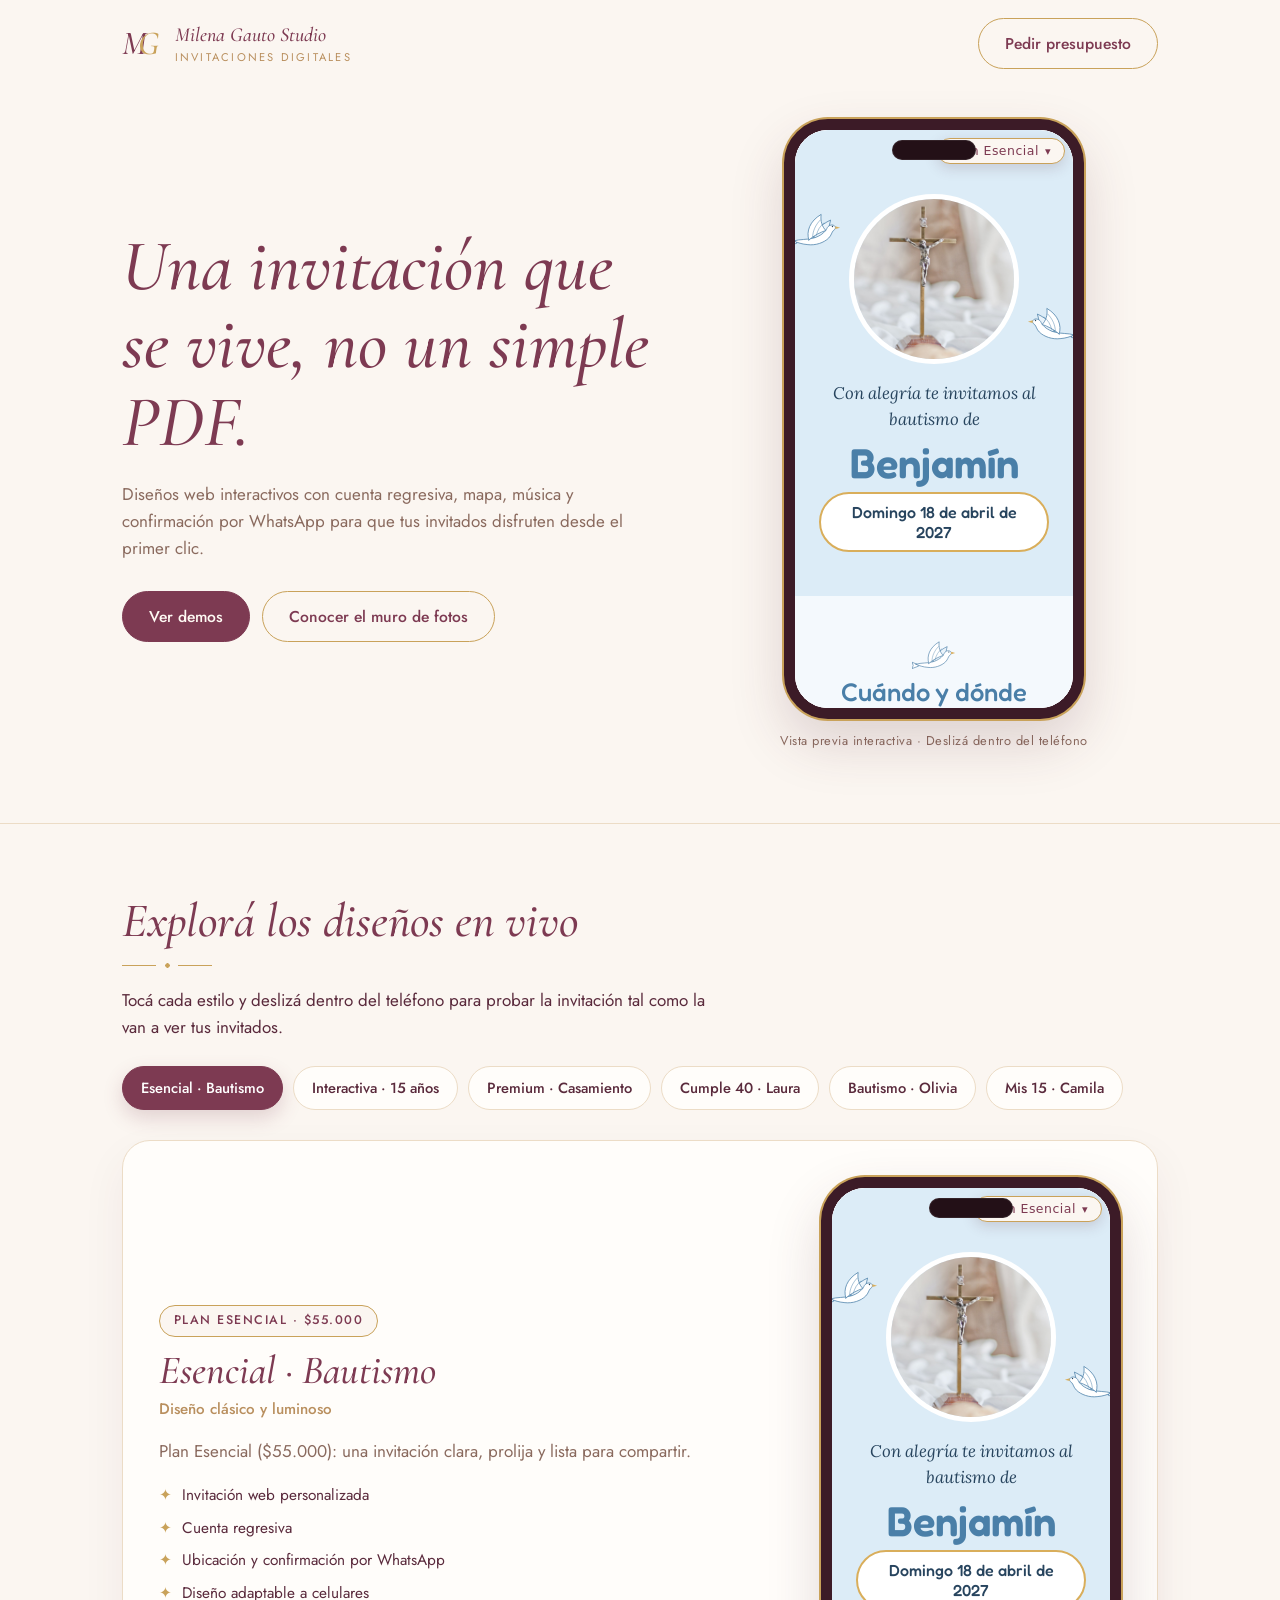
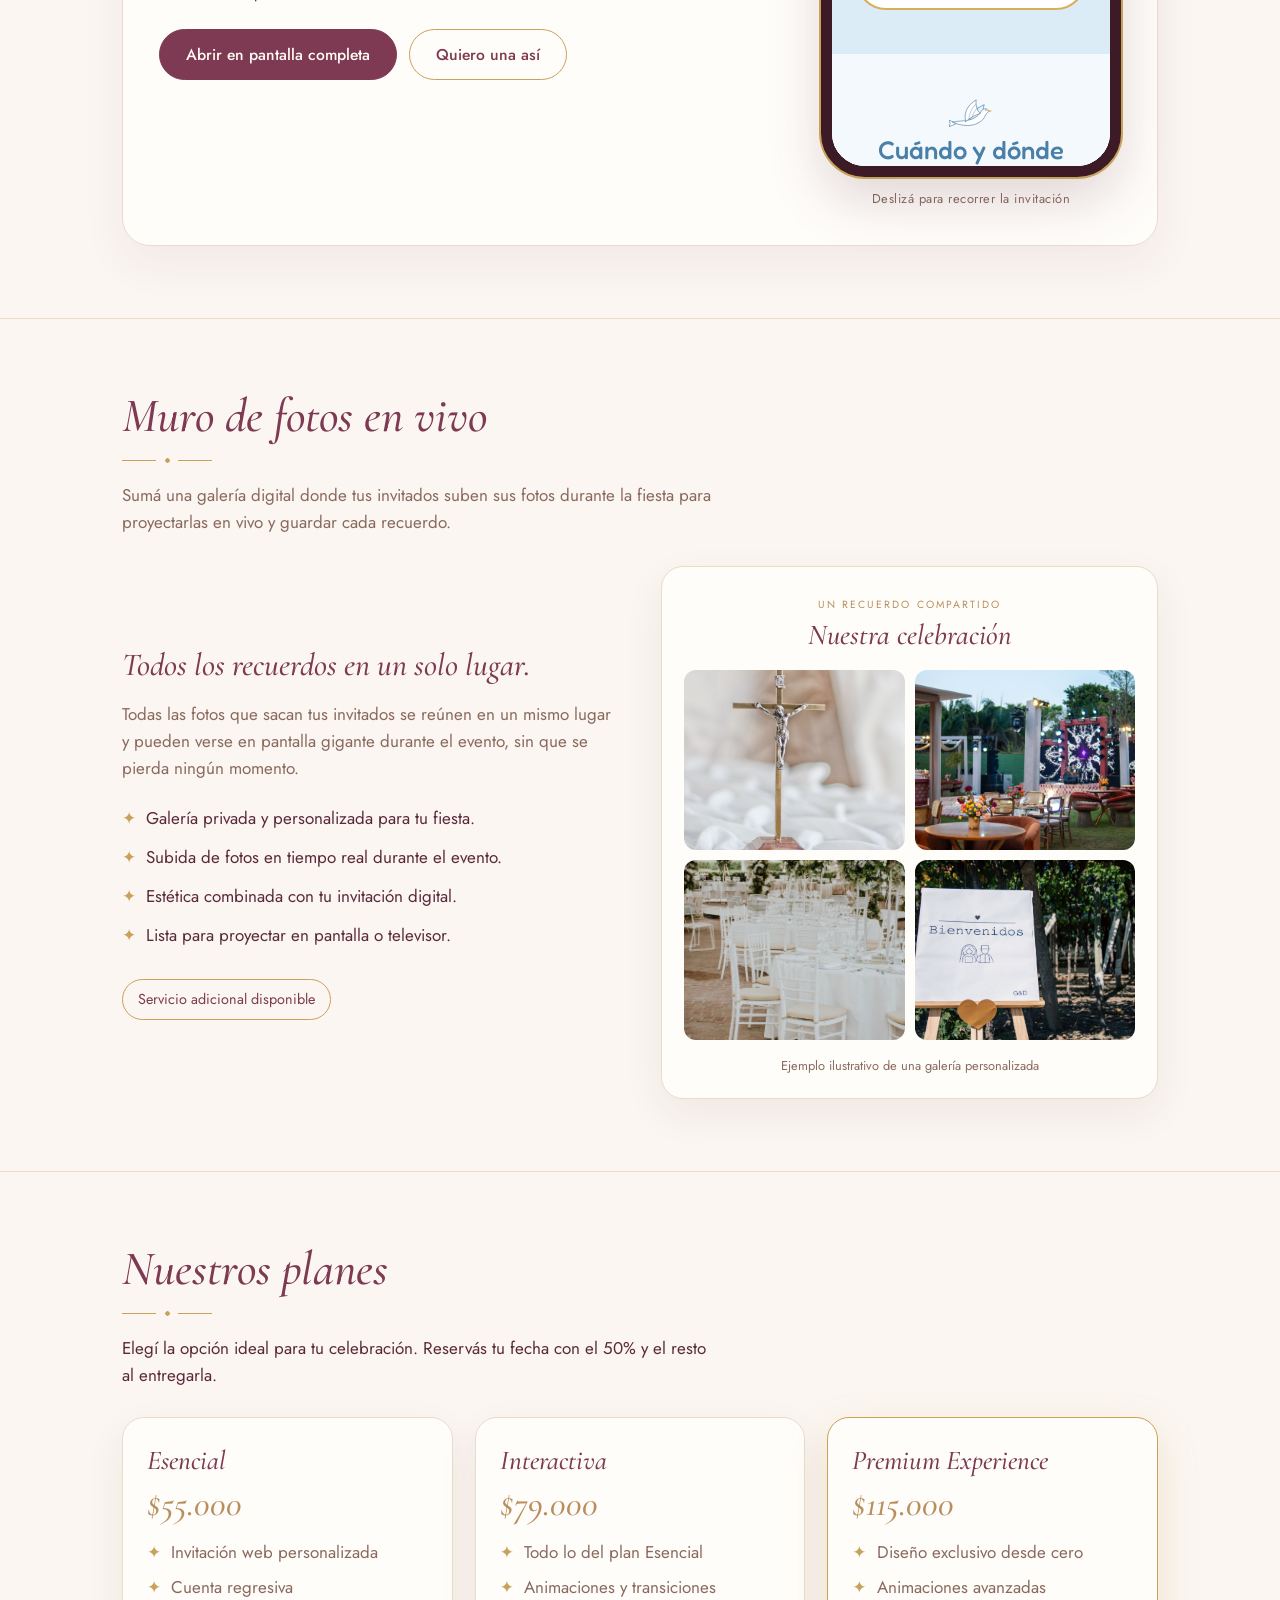
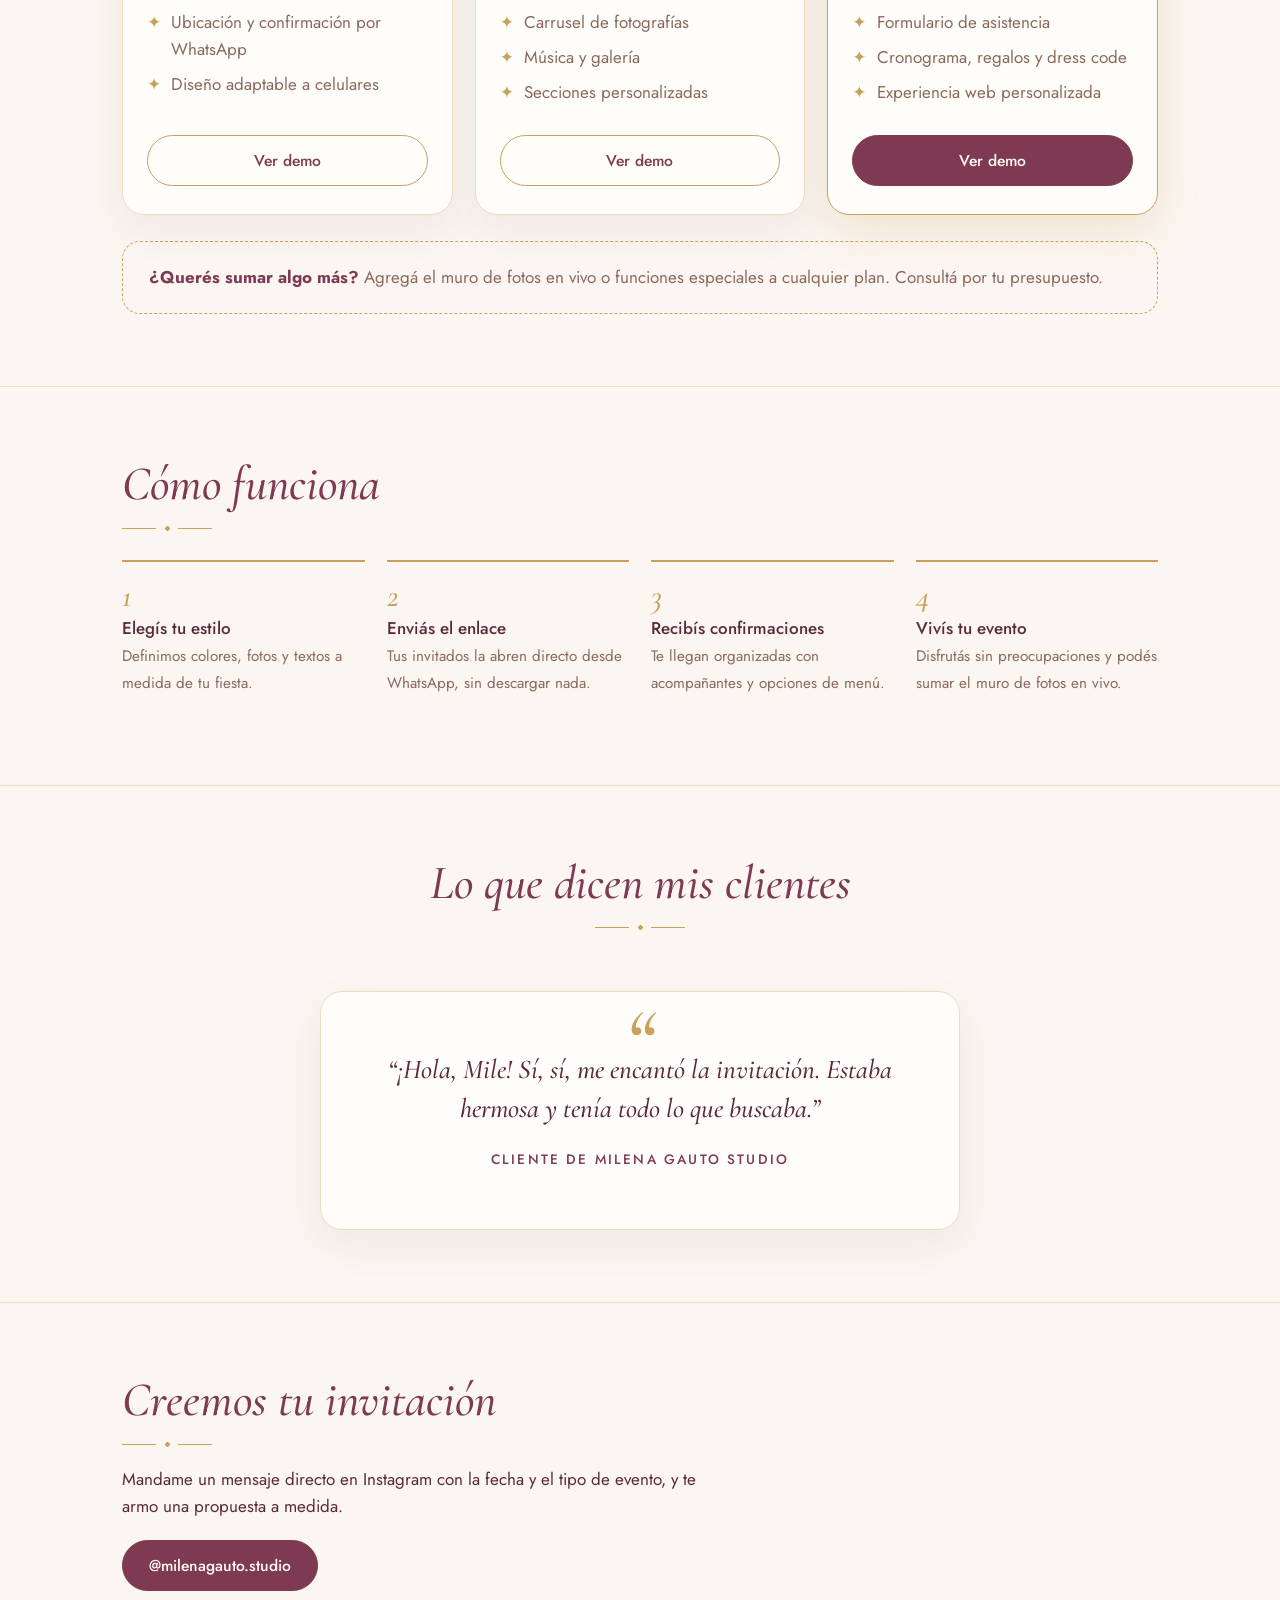
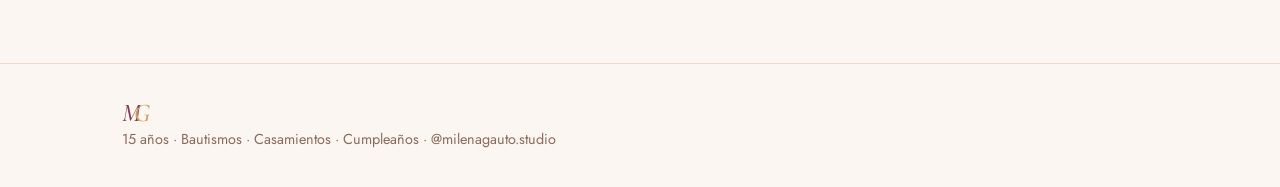
<file: index.html>
<!DOCTYPE html>
<html lang="es">
<head>
<meta charset="utf-8">
<meta property="og:type" content="website">
<meta property="og:title" content="Milena Gauto Studio · Experiencias digitales">
<meta property="og:description" content="Invitaciones web a medida para 15 años, casamientos, bautismos y cumpleaños.">
<meta property="og:image" content="https://milenagautostudio.vercel.app/post_bienvenida_preview.png">
<meta property="og:url" content="https://milenagautostudio.vercel.app">

<meta name="viewport" content="width=device-width, initial-scale=1, viewport-fit=cover">

<title>Milena Gauto Studio · Experiencias digitales</title>
<meta name="description" content="Invitaciones web personalizadas para bautismos, 15 años, casamientos y cumpleaños. Diseños interactivos con cuenta regresiva, mapas, confirmación por WhatsApp y muro de fotos en vivo.">

<link rel="preconnect" href="https://fonts.googleapis.com">
<link rel="preconnect" href="https://fonts.gstatic.com" crossorigin>

<link href="https://fonts.googleapis.com/css2?family=Cormorant+Garamond:ital,wght@0,500;0,600;1,500;1,600&family=Jost:wght@400;500;600&display=swap" rel="stylesheet">

<style>
:root {
  color-scheme: light;
  --bg: #fbf6f1;
  --ink: #5a2a3c;
  --wine: #7d3a52;
  --gold: #c9a25a;
  --gold2: #b98f5e;
  --line: #ecdcc6;
  --card: #fffdfa;
  --muted: #8a6a5e;
}

*, *::before, *::after {
  box-sizing: border-box;
}

html {
  scroll-behavior: smooth;
  overflow-x: clip;
  width: 100%;
}

body {
  margin: 0;
  width: 100%;
  overflow-x: clip;
  background: var(--bg);
  color: var(--ink);
  font: 400 17px/1.6 Jost, system-ui, sans-serif;
  -webkit-font-smoothing: antialiased;
}

img, iframe, svg {
  max-width: 100%;
}

h1, h2, h3 {
  font-family: "Cormorant Garamond", Georgia, serif;
  font-weight: 500;
  line-height: 1.08;
  margin: 0;
}

h1 {
  font-size: clamp(2.5rem, 6.5vw, 4.5rem);
  font-style: italic;
  color: var(--wine);
}

h2 {
  font-size: clamp(2rem, 4.5vw, 3rem);
  font-style: italic;
  color: var(--wine);
  margin-bottom: .5rem;
}

h2::after {
  content: "";
  display: block;
  width: 90px;
  height: 7px;
  margin: 14px 0 18px;
  background:
    linear-gradient(var(--gold),var(--gold)) left center/34px 1px no-repeat,
    linear-gradient(var(--gold),var(--gold)) right center/34px 1px no-repeat,
    radial-gradient(circle,var(--gold) 2px,transparent 2.5px) center/7px 7px no-repeat;
}

p {
  max-width: 60ch;
}

a {
  color: inherit;
}

:focus-visible {
  outline: 2px solid var(--gold);
  outline-offset: 3px;
}

.wrap {
  width: 100%;
  max-width: 1080px;
  margin: 0 auto;
  padding: 0 22px;
}

section {
  padding: 72px 0;
  border-top: 1px solid var(--line);
}

/* MARCA */

.brand {
  display: flex;
  align-items: center;
  gap: 12px;
  text-decoration: none;
  flex-shrink: 0;
}

.brand small {
  font: 400 .7rem Jost, sans-serif;
  letter-spacing: .2em;
  color: var(--gold2);
  text-transform: uppercase;
  display: block;
}

.brand b {
  font: italic 500 1.25rem "Cormorant Garamond", serif;
  color: var(--wine);
}

.mono {
  position: relative;
  display: inline-block;
  font: italic 500 2.1rem/1 "Cormorant Garamond", serif;
  color: var(--wine);
  padding-right: 4px;
}

.mono i {
  color: var(--gold);
  margin-left: -.28em;
}

header.top {
  display: flex;
  justify-content: space-between;
  align-items: center;
  padding: 18px 0;
  gap: 16px;
}

/* BOTONES */

.btn {
  display: inline-flex;
  align-items: center;
  justify-content: center;
  gap: 8px;
  background: var(--wine);
  color: #fffaf4;
  border: 1px solid var(--wine);
  border-radius: 999px;
  padding: 13px 26px;
  font: 500 .98rem Jost, sans-serif;
  text-decoration: none;
  cursor: pointer;
  transition: transform .25s, filter .25s, background .25s;
}

.btn.alt {
  background: transparent;
  color: var(--wine);
  border: 1px solid var(--gold);
}

.btn:hover {
  filter: brightness(1.06);
  transform: translateY(-2px);
}

.row {
  display: flex;
  gap: 12px;
  flex-wrap: wrap;
}

/* PORTADA */

.hero {
  display: grid;
  grid-template-columns: minmax(0, 1.1fr) minmax(0, .9fr);
  gap: 40px;
  align-items: center;
  padding: 32px 0 72px;
}

.hero p {
  margin: 1.2rem 0 1.8rem;
  color: var(--muted);
}

/* MOCKUP DE CELULAR ESTABLE */

.phone-stage {
  display: flex;
  flex-direction: column;
  align-items: center;
  justify-content: center;
  width: 100%;
}

.phone {
  width: 300px;
  max-width: 100%;
  height: 600px;
  margin: 0 auto;
  border: 11px solid #3c1b27;
  border-radius: 44px;
  overflow: hidden;
  background: #fff;
  box-shadow:
    0 0 0 2px var(--gold),
    0 24px 54px rgba(90, 42, 60, .18);
  position: relative;
  isolation: isolate;
}

.phone::before {
  content: "";
  position: absolute;
  top: 10px;
  left: 50%;
  transform: translateX(-50%);
  width: 84px;
  height: 20px;
  border-radius: 999px;
  background: #231017;
  z-index: 6;
  pointer-events: none;
  box-shadow: inset 0 0 0 1px rgba(255,255,255,.08);
}

.phone-viewport {
  position: relative;
  width: 100%;
  height: 100%;
  overflow: hidden;
  border-radius: 32px;
  background: #fff;
}

.phone iframe {
  width: 100%;
  height: 100%;
  border: 0;
  background: #fff;
  display: block;
}

.phone-hint {
  margin-top: 12px;
  font-size: .8rem;
  color: var(--muted);
  text-align: center;
  letter-spacing: .04em;
}

.phone .empty {
  position: absolute;
  inset: 0;
  display: grid;
  place-items: center;
  text-align: center;
  padding: 28px;
  color: #7a6670;
  font-size: .95rem;
}

/* DEMOS */

.tabs {
  display: flex;
  gap: 10px;
  flex-wrap: wrap;
  margin: 24px 0 30px;
}

.tabs button {
  border: 1px solid var(--line);
  background: var(--card);
  color: var(--ink);
  border-radius: 999px;
  padding: 10px 18px;
  font: 500 .92rem Jost, sans-serif;
  cursor: pointer;
  transition: .25s;
}

.tabs button:hover {
  border-color: var(--gold);
}

.tabs button[aria-pressed=true] {
  background: var(--wine);
  border-color: var(--wine);
  color: #fff;
  box-shadow: 0 8px 20px rgba(125, 58, 82, .2);
}

.demo {
  display: grid;
  grid-template-columns: minmax(0, 1fr) auto;
  gap: 44px;
  align-items: center;
  background: var(--card);
  border: 1px solid var(--line);
  border-radius: 28px;
  padding: 36px;
  box-shadow: 0 18px 46px rgba(90, 42, 60, .06);
}

.demo-badge {
  display: inline-block;
  padding: 5px 14px;
  border-radius: 999px;
  border: 1px solid var(--gold);
  background: #fbf6f1;
  color: var(--wine);
  font-size: .78rem;
  font-weight: 500;
  letter-spacing: .12em;
  text-transform: uppercase;
  margin-bottom: 12px;
}

.meta h3 {
  font-size: clamp(1.9rem, 3.5vw, 2.5rem);
  font-style: italic;
  color: var(--wine);
}

.meta-sub {
  color: var(--gold2);
  font-weight: 500;
  margin: 4px 0 14px;
  font-size: .95rem;
}

.meta p {
  color: var(--muted);
}

.meta ul {
  list-style: none;
  padding: 0;
  margin: 18px 0 24px;
  color: var(--ink);
}

.meta li {
  display: flex;
  align-items: flex-start;
  gap: 10px;
  margin-bottom: 8px;
  font-size: .96rem;
}

.meta li::before {
  content: "✦";
  color: var(--gold);
  flex-shrink: 0;
}

/* MURO DE FOTOS */

.wall-intro {
  color: var(--muted);
  margin-bottom: 30px;
}

.wall-content {
  display: grid;
  grid-template-columns: minmax(0, 1fr) minmax(0, 1fr);
  gap: 42px;
  align-items: center;
}

.wall-copy h3 {
  font: italic 500 2rem "Cormorant Garamond", serif;
  color: var(--wine);
  margin-bottom: 14px;
}

.wall-copy p {
  color: var(--muted);
}

.wall-features {
  list-style: none;
  padding: 0;
  margin: 22px 0;
}

.wall-features li {
  margin-bottom: 12px;
  display: flex;
  align-items: flex-start;
  gap: 10px;
}

.wall-features li::before {
  content: "✦";
  color: var(--gold);
}

.wall-note {
  display: inline-block;
  padding: 8px 15px;
  border: 1px solid var(--gold);
  border-radius: 999px;
  color: var(--wine);
  font-size: .9rem;
  margin-top: 8px;
}

/* GALERÍA DE FOTOS ORIGINALES */

.wall-preview {
  background: var(--card);
  border: 1px solid var(--line);
  border-radius: 22px;
  padding: 22px;
  box-shadow: 0 15px 40px rgba(90,42,60,.07);
}

.wall-preview-header {
  text-align: center;
  margin-bottom: 18px;
}

.wall-preview-header small {
  color: var(--gold2);
  letter-spacing: .2em;
  text-transform: uppercase;
  font-size: .65rem;
}

.wall-preview-header h3 {
  color: var(--wine);
  font: italic 500 1.8rem "Cormorant Garamond", serif;
}

.wall-gallery {
  display: grid;
  grid-template-columns: repeat(2, 1fr);
  gap: 10px;
}

.wall-photo {
  height: 180px;
  border-radius: 12px;
  overflow: hidden;
  position: relative;
  background: var(--line);
}

.wall-photo img {
  width: 100%;
  height: 100%;
  object-fit: cover;
  display: block;
  transition: transform .4s ease;
}

.wall-photo:hover img {
  transform: scale(1.06);
}

.wall-preview-footer {
  text-align: center;
  margin-top: 16px;
  color: var(--muted);
  font-size: .8rem;
}

/* CÓMO FUNCIONA */

.steps {
  display: grid;
  grid-template-columns: repeat(4, minmax(0, 1fr));
  gap: 22px;
  counter-reset: s;
  padding: 0;
  list-style: none;
  margin-top: 28px;
}

.steps li {
  counter-increment: s;
  border-top: 2px solid var(--gold);
  padding-top: 14px;
}

.steps li::before {
  content: counter(s);
  font: italic 500 2rem "Cormorant Garamond", serif;
  color: var(--gold);
}

.steps b {
  display: block;
  font-weight: 500;
}

.steps span {
  color: var(--muted);
  font-size: .95rem;
}

/* PLANES */

.plans {
  display: grid;
  grid-template-columns: repeat(3, minmax(0, 1fr));
  gap: 22px;
  margin-top: 28px;
  align-items: stretch;
}

.plan {
  display: flex;
  flex-direction: column;
  background: var(--card);
  border: 1px solid var(--line);
  border-radius: 22px;
  padding: 28px 24px;
  box-shadow: 0 15px 40px rgba(90,42,60,.07);
}

.plan.star {
  border-color: var(--gold);
  box-shadow: 0 15px 40px rgba(201,162,90,.22);
}

.plan h3 {
  font-size: 1.7rem;
  font-style: italic;
  color: var(--wine);
}

.plan .price {
  font: italic 500 2.2rem "Cormorant Garamond", serif;
  color: var(--gold2);
  margin: 6px 0 14px;
}

.plan ul {
  list-style: none;
  padding: 0;
  margin: 0 0 20px;
  color: var(--muted);
  flex: 1;
}

.plan li {
  display: flex;
  gap: 10px;
  margin-bottom: 8px;
}

.plan li::before {
  content: "✦";
  color: var(--gold);
}

.plan .btn {
  text-align: center;
}

.plans-extra {
  margin-top: 26px;
  padding: 22px 26px;
  border: 1px dashed var(--gold);
  border-radius: 18px;
  color: var(--muted);
}

.plans-extra b {
  color: var(--wine);
}

/* TESTIMONIOS */

.testi {
  text-align: center;
}

.testi h2 {
  display: inline-block;
}

.testi h2::after {
  margin-left: auto;
  margin-right: auto;
}

.testi-card {
  position: relative;
  max-width: 640px;
  margin: 34px auto 0;
  padding: 58px 32px 34px;
  background: var(--card);
  border: 1px solid var(--line);
  border-radius: 22px;
  box-shadow: 0 15px 40px rgba(90,42,60,.07);
}

.testi-card::before {
  content: "“";
  position: absolute;
  top: 4px;
  left: 50%;
  transform: translateX(-50%);
  font: italic 500 5.5rem/1 "Cormorant Garamond", serif;
  color: var(--gold);
}

.testi-slide {
  display: none;
  animation: testiIn .6s ease both;
}

.testi-slide.on {
  display: block;
}

.testi-text {
  max-width: none;
  margin: 0;
  font: italic 500 clamp(1.3rem, 4.2vw, 1.7rem)/1.45 "Cormorant Garamond", serif;
  color: var(--ink);
}

.testi-name {
  max-width: none;
  margin: 20px 0 0;
  font: 500 .85rem Jost, sans-serif;
  letter-spacing: .16em;
  text-transform: uppercase;
  color: var(--wine);
}

.testi-event {
  max-width: none;
  margin: 2px 0 0;
  font-size: .85rem;
  color: var(--gold2);
}

.testi-dots {
  display: flex;
  gap: 10px;
  justify-content: center;
  margin-top: 26px;
}

.testi-dots button {
  width: 11px;
  height: 11px;
  padding: 0;
  border-radius: 50%;
  border: 1px solid var(--wine);
  background: transparent;
  cursor: pointer;
}

.testi-dots button.on {
  background: var(--wine);
}

@keyframes testiIn {
  from { opacity: 0; transform: translateY(8px); }
  to { opacity: 1; transform: none; }
}

/* FOOTER */

footer {
  padding: 36px 0;
  color: var(--muted);
  font-size: .9rem;
  border-top: 1px solid var(--line);
}

/* RESPONSIVE */

@media(max-width:860px) {
  .hero,
  .demo,
  .wall-content {
    grid-template-columns: 1fr;
  }

  .plans {
    grid-template-columns: 1fr;
  }

  .steps {
    grid-template-columns: 1fr 1fr;
  }

  .phone-stage {
    order: -1;
  }

  .demo {
    padding: 24px 20px;
    gap: 28px;
  }

  .wall-preview {
    max-width: 500px;
    margin: 0 auto;
    width: 100%;
  }
}

@media(max-width:480px) {
  body {
    font-size: 16px;
  }

  .steps {
    grid-template-columns: 1fr;
  }

  .phone {
    width: 280px;
    height: 560px;
    border-width: 10px;
    border-radius: 40px;
  }

  .phone-viewport {
    border-radius: 30px;
  }

  .phone iframe {
    width: 100%;
    height: 100%;
  }

  header.top {
    gap: 10px;
  }

  header.top .btn {
    padding: 9px 14px;
    font-size: .82rem;
  }

  .wall-gallery {
    gap: 8px;
  }

  .wall-photo {
    height: 140px;
  }

  .testi-card {
    padding: 54px 22px 30px;
  }
}

@media(prefers-reduced-motion:reduce) {
  *, *::before, *::after {
    animation: none !important;
    scroll-behavior: auto !important;
    transition: none !important;
  }
}
</style>
</head>

<body>

<div class="wrap">

  <!-- ENCABEZADO -->

  <header class="top">
    <a class="brand" href="#">
      <span class="mono">M<i>G</i></span>
      <span>
        <b>Milena Gauto Studio</b>
        <small>Invitaciones digitales</small>
      </span>
    </a>

    <a class="btn alt" href="#contacto">Pedir presupuesto</a>
  </header>

  <!-- PORTADA -->

  <div class="hero">

    <div>
      <h1>Una invitación que se vive, no un simple PDF.</h1>

      <p>
        Diseños web interactivos con cuenta regresiva, mapa, música y confirmación por WhatsApp para que tus invitados disfruten desde el primer clic.
      </p>

      <div class="row">
        <a class="btn" href="#demos">Ver demos</a>
        <a class="btn alt" href="#muro">Conocer el muro de fotos</a>
      </div>
    </div>

    <div class="phone-stage">
      <div class="phone" id="heroPhone"></div>
      <span class="phone-hint">Vista previa interactiva · Deslizá dentro del teléfono</span>
    </div>

  </div>

</div>

<!-- DEMOSTRACIONES -->

<section id="demos">

  <div class="wrap">

    <h2>Explorá los diseños en vivo</h2>

    <p>
      Tocá cada estilo y deslizá dentro del teléfono para probar la invitación tal como la van a ver tus invitados.
    </p>

    <div class="tabs" id="tabs" role="group" aria-label="Elegir invitación"></div>

    <div class="demo">

      <div class="meta" id="meta"></div>

      <div class="phone-stage">
        <div class="phone" id="demoPhone"></div>
        <span class="phone-hint">Deslizá para recorrer la invitación</span>
      </div>

    </div>

  </div>

</section>

<!-- MURO DE FOTOS -->

<section id="muro">

  <div class="wrap">

    <h2>Muro de fotos en vivo</h2>

    <p class="wall-intro">
      Sumá una galería digital donde tus invitados suben sus fotos durante la fiesta para proyectarlas en vivo y guardar cada recuerdo.
    </p>

    <div class="wall-content">

      <div class="wall-copy">

        <h3>Todos los recuerdos en un solo lugar.</h3>

        <p>
          Todas las fotos que sacan tus invitados se reúnen en un mismo lugar y pueden verse en pantalla gigante durante el evento, sin que se pierda ningún momento.
        </p>

        <ul class="wall-features">
          <li>Galería privada y personalizada para tu fiesta.</li>
          <li>Subida de fotos en tiempo real durante el evento.</li>
          <li>Estética combinada con tu invitación digital.</li>
          <li>Lista para proyectar en pantalla o televisor.</li>
        </ul>

        <span class="wall-note">
          Servicio adicional disponible
        </span>

      </div>

      <!-- GALERÍA ILUSTRATIVA CON IMÁGENES DE TUS DEMOS ORIGINALES -->

      <div class="wall-preview">

        <div class="wall-preview-header">
          <small>Un recuerdo compartido</small>
          <h3>Nuestra celebración</h3>
        </div>

        <div class="wall-gallery">

          <div class="wall-photo">
            <img
              src="/demo/bautismo/img/pexels-karola-g2-5559.jpg"
              alt="Decoración de bautismo"
              loading="lazy"
            >
          </div>

          <div class="wall-photo">
            <img
              src="/demo/15-anios/img/pexels-flavionascimento-39394234.jpg"
              alt="Celebración de 15 años"
              loading="lazy"
            >
          </div>

          <div class="wall-photo">
            <img
              src="/demo/casamiento/img/pexels-amar-12954015.jpg"
              alt="Celebración de casamiento"
              loading="lazy"
            >
          </div>

          <div class="wall-photo">
            <img
              src="/demo/casamiento/img/pexels-franco-monsalvo-252430633-30740005.jpg"
              alt="Momento especial de una boda"
              loading="lazy"
            >
          </div>

        </div>

        <div class="wall-preview-footer">
          Ejemplo ilustrativo de una galería personalizada
        </div>

      </div>

    </div>

  </div>

</section>

<!-- PLANES -->

<section id="planes">

  <div class="wrap">

    <h2>Nuestros planes</h2>

    <p>
      Elegí la opción ideal para tu celebración. Reservás tu fecha con el 50% y el resto al entregarla.
    </p>

    <div class="plans">

      <div class="plan">
        <h3>Esencial</h3>
        <div class="price">$55.000</div>
        <ul>
          <li>Invitación web personalizada</li>
          <li>Cuenta regresiva</li>
          <li>Ubicación y confirmación por WhatsApp</li>
          <li>Diseño adaptable a celulares</li>
        </ul>
        <a class="btn alt" href="#demos" data-demo="0">Ver demo</a>
      </div>

      <div class="plan">
        <h3>Interactiva</h3>
        <div class="price">$79.000</div>
        <ul>
          <li>Todo lo del plan Esencial</li>
          <li>Animaciones y transiciones</li>
          <li>Carrusel de fotografías</li>
          <li>Música y galería</li>
          <li>Secciones personalizadas</li>
        </ul>
        <a class="btn alt" href="#demos" data-demo="1">Ver demo</a>
      </div>

      <div class="plan star">
        <h3>Premium Experience</h3>
        <div class="price">$115.000</div>
        <ul>
          <li>Diseño exclusivo desde cero</li>
          <li>Animaciones avanzadas</li>
          <li>Formulario de asistencia</li>
          <li>Cronograma, regalos y dress code</li>
          <li>Experiencia web personalizada</li>
        </ul>
        <a class="btn" href="#demos" data-demo="2">Ver demo</a>
      </div>

    </div>

    <div class="plans-extra">
      <b>¿Querés sumar algo más?</b> Agregá el muro de fotos en vivo o funciones especiales a cualquier plan. Consultá por tu presupuesto.
    </div>

  </div>

</section>

<!-- CÓMO FUNCIONA -->

<section id="como">

  <div class="wrap">

    <h2>Cómo funciona</h2>

    <ol class="steps">

      <li>
        <b>Elegís tu estilo</b>
        <span>Definimos colores, fotos y textos a medida de tu fiesta.</span>
      </li>

      <li>
        <b>Enviás el enlace</b>
        <span>Tus invitados la abren directo desde WhatsApp, sin descargar nada.</span>
      </li>

      <li>
        <b>Recibís confirmaciones</b>
        <span>Te llegan organizadas con acompañantes y opciones de menú.</span>
      </li>

      <li>
        <b>Vivís tu evento</b>
        <span>Disfrutás sin preocupaciones y podés sumar el muro de fotos en vivo.</span>
      </li>

    </ol>

  </div>

</section>

<!-- TESTIMONIOS -->

<section class="testi" id="testimonios">

  <div class="wrap">

    <h2>Lo que dicen mis clientes</h2>

    <div class="testi-card" aria-live="polite">
      <div id="testiSlides"></div>
      <div class="testi-dots" id="testiDots"></div>
    </div>

  </div>

</section>

<!-- CONTACTO -->

<section id="contacto">

  <div class="wrap">

    <h2>Creemos tu invitación</h2>

    <p>
      Mandame un mensaje directo en Instagram con la fecha y el tipo de evento, y te armo una propuesta a medida.
    </p>

    <div class="row" style="margin-top:20px">

      <a
        class="btn"
        href="https://instagram.com/milenagauto.studio"
        target="_blank"
        rel="noopener"
      >
        @milenagauto.studio
      </a>

    </div>

  </div>

</section>

<!-- PIE DE PÁGINA -->

<footer>

  <div class="wrap">

    <span class="mono" style="font-size:1.6rem">M<i>G</i></span>

    <br>

    15 años · Bautismos · Casamientos · Cumpleaños · @milenagauto.studio

  </div>

</footer>

<script>

/* ==========================================
   CONFIGURACIÓN DE LAS 6 INVITACIONES
   (Tus 3 originales + las 3 nuevas agregadas)
========================================== */

const DEMOS = [

  {
    badge: "Plan Esencial · $55.000",
    name: "Esencial · Bautismo",
    subtitle: "Diseño clásico y luminoso",
    url: "/demo/bautismo/",
    text: "Plan Esencial ($55.000): una invitación clara, prolija y lista para compartir.",
    items: [
      "Invitación web personalizada",
      "Cuenta regresiva",
      "Ubicación y confirmación por WhatsApp",
      "Diseño adaptable a celulares"
    ]
  },

  {
    badge: "Plan Interactiva · $79.000",
    name: "Interactiva · 15 años",
    subtitle: "Con música, galería y animaciones",
    url: "/demo/15-anios/",
    text: "Plan Interactiva ($79.000): suma movimiento, fotos y música para sorprender.",
    items: [
      "Todo lo del plan Esencial",
      "Animaciones y transiciones",
      "Carrusel de fotografías",
      "Música y galería",
      "Secciones personalizadas"
    ]
  },

  {
    badge: "Plan Premium Experience · $115.000",
    name: "Premium · Casamiento",
    subtitle: "Experiencia web exclusiva desde cero",
    url: "/demo/casamiento/",
    text: "Plan Premium Experience ($115.000): una experiencia web exclusiva, diseñada desde cero.",
    items: [
      "Diseño exclusivo desde cero",
      "Animaciones avanzadas",
      "Formulario de asistencia",
      "Cronograma, regalos y dress code",
      "Experiencia web personalizada"
    ]
  },

  {
    badge: "Plan Esencial · $55.000",
    name: "Cumple 40 · Laura",
    subtitle: "Estilo moderno y festivo · Verde esmeralda y dorado",
    url: "/demo/cumple-laura/",
    text: "Invitación web moderna para cumpleaños con foto protagonista, ubicación en Quincho Los Aromos, calendario y confirmación por WhatsApp.",
    items: [
      "Foto protagonista de portada",
      "Cuenta regresiva en tiempo real",
      "Ubicación con mapa interactivo (Quincho Los Aromos)",
      "Botón para agendar en el calendario (.ics)",
      "Confirmación de asistencia por WhatsApp"
    ]
  },

  {
    badge: "Plan Interactiva · $79.000",
    name: "Bautismo · Olivia",
    subtitle: "Estilo delicado y romántico · Celeste pastel y blanco",
    url: "/demo/bautismo-olivia/",
    text: "Diseño tierno y luminoso con música de fondo, doble ubicación (Parroquia y Salón), galería de 6 fotos y formulario de asistencia.",
    items: [
      "Música de fondo con reproductor integrado",
      "Doble ubicación: Ceremonia y Festejo con mapas",
      "Galería interactiva de 6 fotografías",
      "Mensaje especial de los padres",
      "Confirmación con cantidad de acompañantes y restricciones"
    ]
  },

  {
    badge: "Plan Premium Experience · $115.000",
    name: "Mis 15 · Camila",
    subtitle: "Estilo luxury exclusivo · Bordó profundo y dorado metálico",
    url: "/demo/15-camila/",
    text: "Experiencia completa con acceso privado por PIN (clave demo: 2027), vals, cronograma, dress code, mesa de regalos y muro de fotos con QR por mesa.",
    items: [
      "Código de acceso privado con PIN (clave demo: 2027)",
      "Historia de infancia, cronograma y dress code de gala",
      "Galería de 12 fotos y mesa de regalos con alias copiable",
      "Formulario con menú especial y canción sugerida",
      "Muro de fotos colaborativo + tarjetas QR por mesa"
    ]
  }

];


/* ==========================================
   TESTIMONIOS
========================================== */

const TESTIMONIOS = [

  {
    texto: "¡Hola, Mile! Sí, sí, me encantó la invitación. Estaba hermosa y tenía todo lo que buscaba.",
    nombre: "Cliente de Milena Gauto Studio",
    evento: ""
  }

];


/* ==========================================
   ELEMENTOS Y RENDERIZADO
========================================== */

const $ = selector => document.querySelector(selector);

function phone(element, demo) {

  element.innerHTML = "";

  if (!demo || !demo.url) {
    const empty = document.createElement("div");
    empty.className = "empty";
    empty.textContent = "Demo próximamente disponible.";
    element.appendChild(empty);
    return;
  }

  const viewport = document.createElement("div");
  viewport.className = "phone-viewport";

  const iframe = document.createElement("iframe");
  iframe.loading = "lazy";
  iframe.src = demo.url;
  iframe.title = "Demo de invitación: " + demo.name;

  viewport.appendChild(iframe);
  element.appendChild(viewport);

}

function showDemo(index) {

  const demo = DEMOS[index];

  document
    .querySelectorAll("#tabs button")
    .forEach((button, number) => {
      button.setAttribute(
        "aria-pressed",
        number === index ? "true" : "false"
      );
    });

  $("#meta").innerHTML = `
    <span class="demo-badge">${demo.badge}</span>
    <h3>${demo.name}</h3>
    <div class="meta-sub">${demo.subtitle}</div>

    <p>${demo.text}</p>

    <ul>
      ${demo.items.map(item => `<li>${item}</li>`).join("")}
    </ul>

    <div class="row">
      <a
        class="btn"
        href="${demo.url}"
        target="_blank"
        rel="noopener"
      >
        Abrir en pantalla completa
      </a>
      <a class="btn alt" href="#contacto">
        Quiero una así
      </a>
    </div>
  `;

  phone($("#demoPhone"), demo);

}

DEMOS.forEach((demo, index) => {

  const button = document.createElement("button");
  button.type = "button";
  button.textContent = demo.name;
  button.setAttribute(
    "aria-pressed",
    index === 0 ? "true" : "false"
  );
  button.onclick = () => showDemo(index);

  $("#tabs").appendChild(button);

});

phone($("#heroPhone"), DEMOS[0]);
showDemo(0);

document.querySelectorAll("[data-demo]").forEach(link => {
  link.addEventListener("click", () => showDemo(Number(link.dataset.demo)));
});


/* ==========================================
   TESTIMONIOS DINÁMICOS
========================================== */

(function () {

  const slides = $("#testiSlides");
  const dots = $("#testiDots");

  if (!slides || !TESTIMONIOS.length) return;

  let current = 0;
  let timer;

  TESTIMONIOS.forEach((t, i) => {

    const slide = document.createElement("div");
    slide.className = "testi-slide" + (i === 0 ? " on" : "");

    const text = document.createElement("p");
    text.className = "testi-text";
    text.textContent = "“" + t.texto + "”";
    slide.appendChild(text);

    const name = document.createElement("p");
    name.className = "testi-name";
    name.textContent = t.nombre;
    slide.appendChild(name);

    if (t.evento) {
      const event = document.createElement("p");
      event.className = "testi-event";
      event.textContent = t.evento;
      slide.appendChild(event);
    }

    slides.appendChild(slide);

    if (TESTIMONIOS.length > 1) {
      const dot = document.createElement("button");
      dot.type = "button";
      dot.setAttribute("aria-label", "Ver testimonio " + (i + 1));
      if (i === 0) dot.className = "on";
      dot.onclick = () => { showTesti(i); restart(); };
      dots.appendChild(dot);
    }

  });

  function showTesti(i) {
    current = i;
    [...slides.children].forEach((s, k) => s.classList.toggle("on", k === i));
    [...dots.children].forEach((d, k) => d.classList.toggle("on", k === i));
  }

  function start() {
    if (TESTIMONIOS.length > 1) {
      timer = setInterval(() => showTesti((current + 1) % TESTIMONIOS.length), 6000);
    }
  }

  function restart() {
    clearInterval(timer);
    start();
  }

  const card = slides.parentElement;
  card.addEventListener("mouseenter", () => clearInterval(timer));
  card.addEventListener("mouseleave", restart);

  start();

})();

</script>

</body>
</html>
</file>
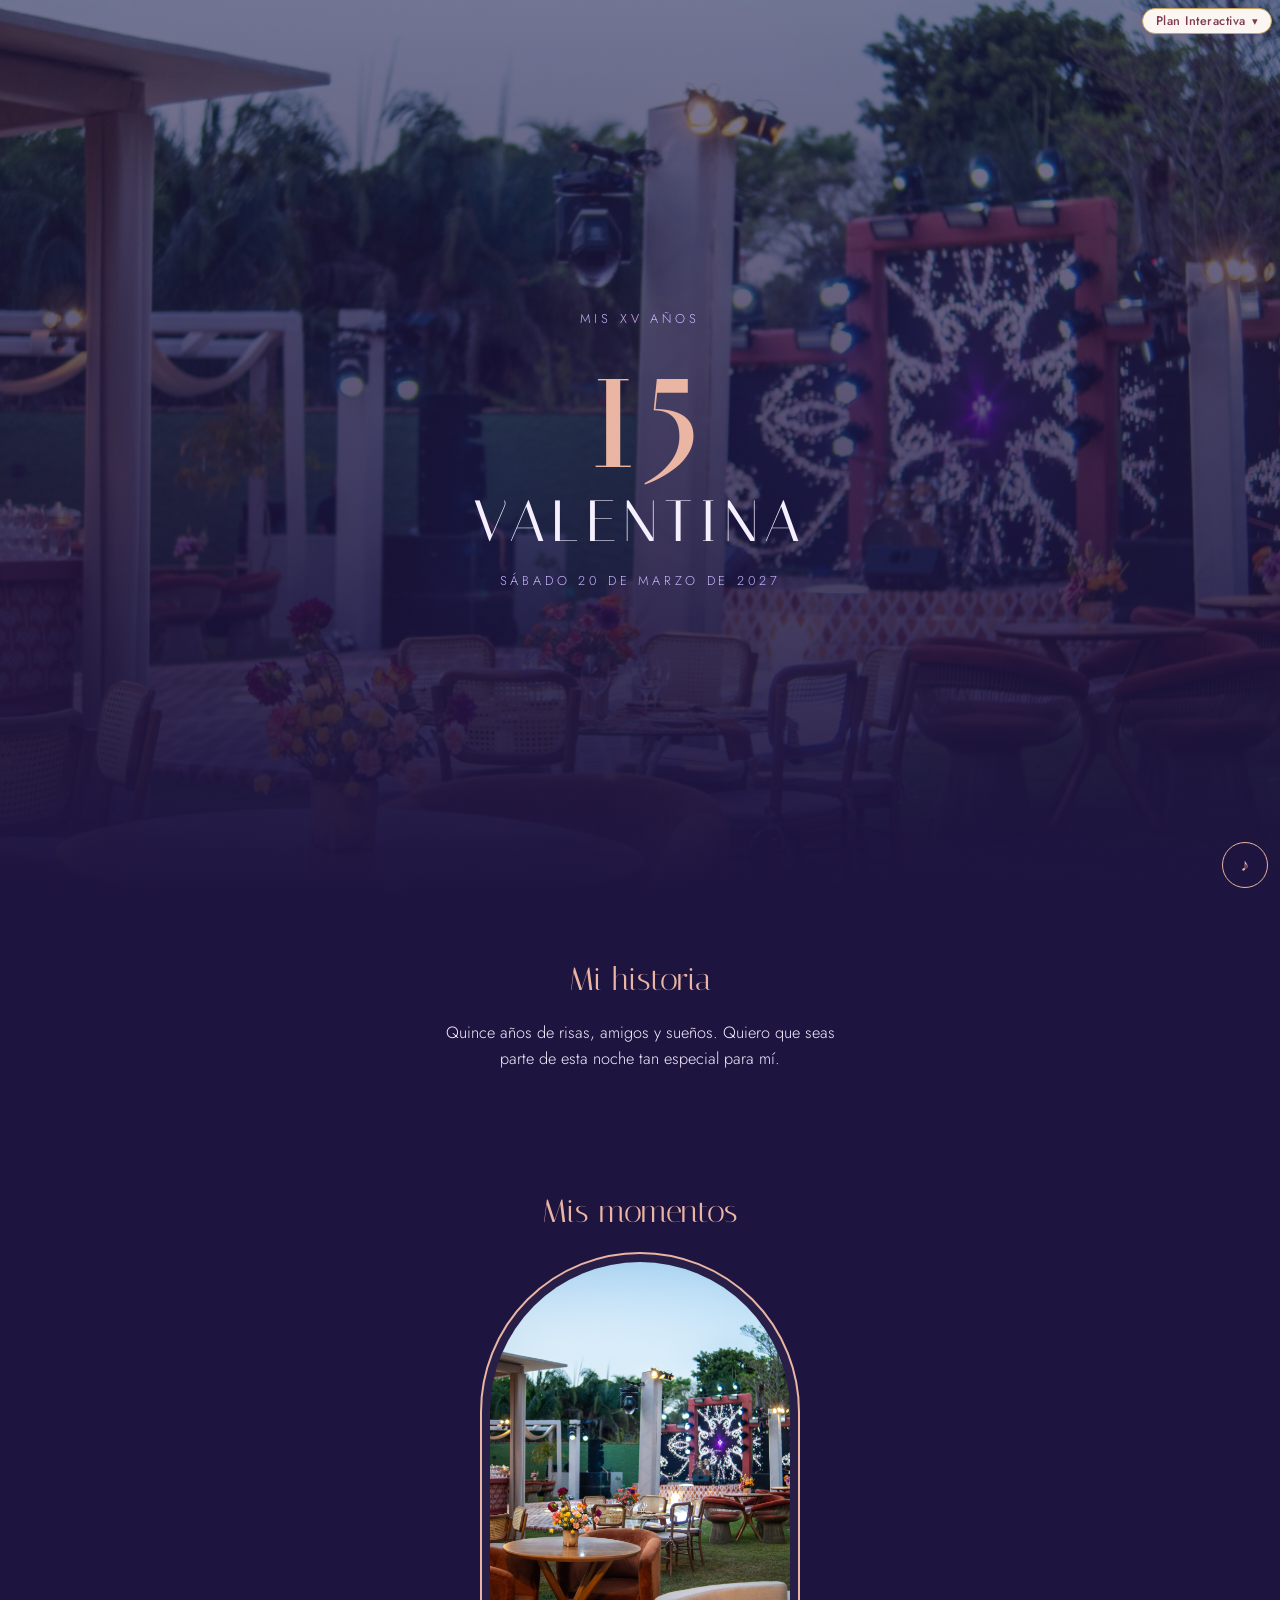
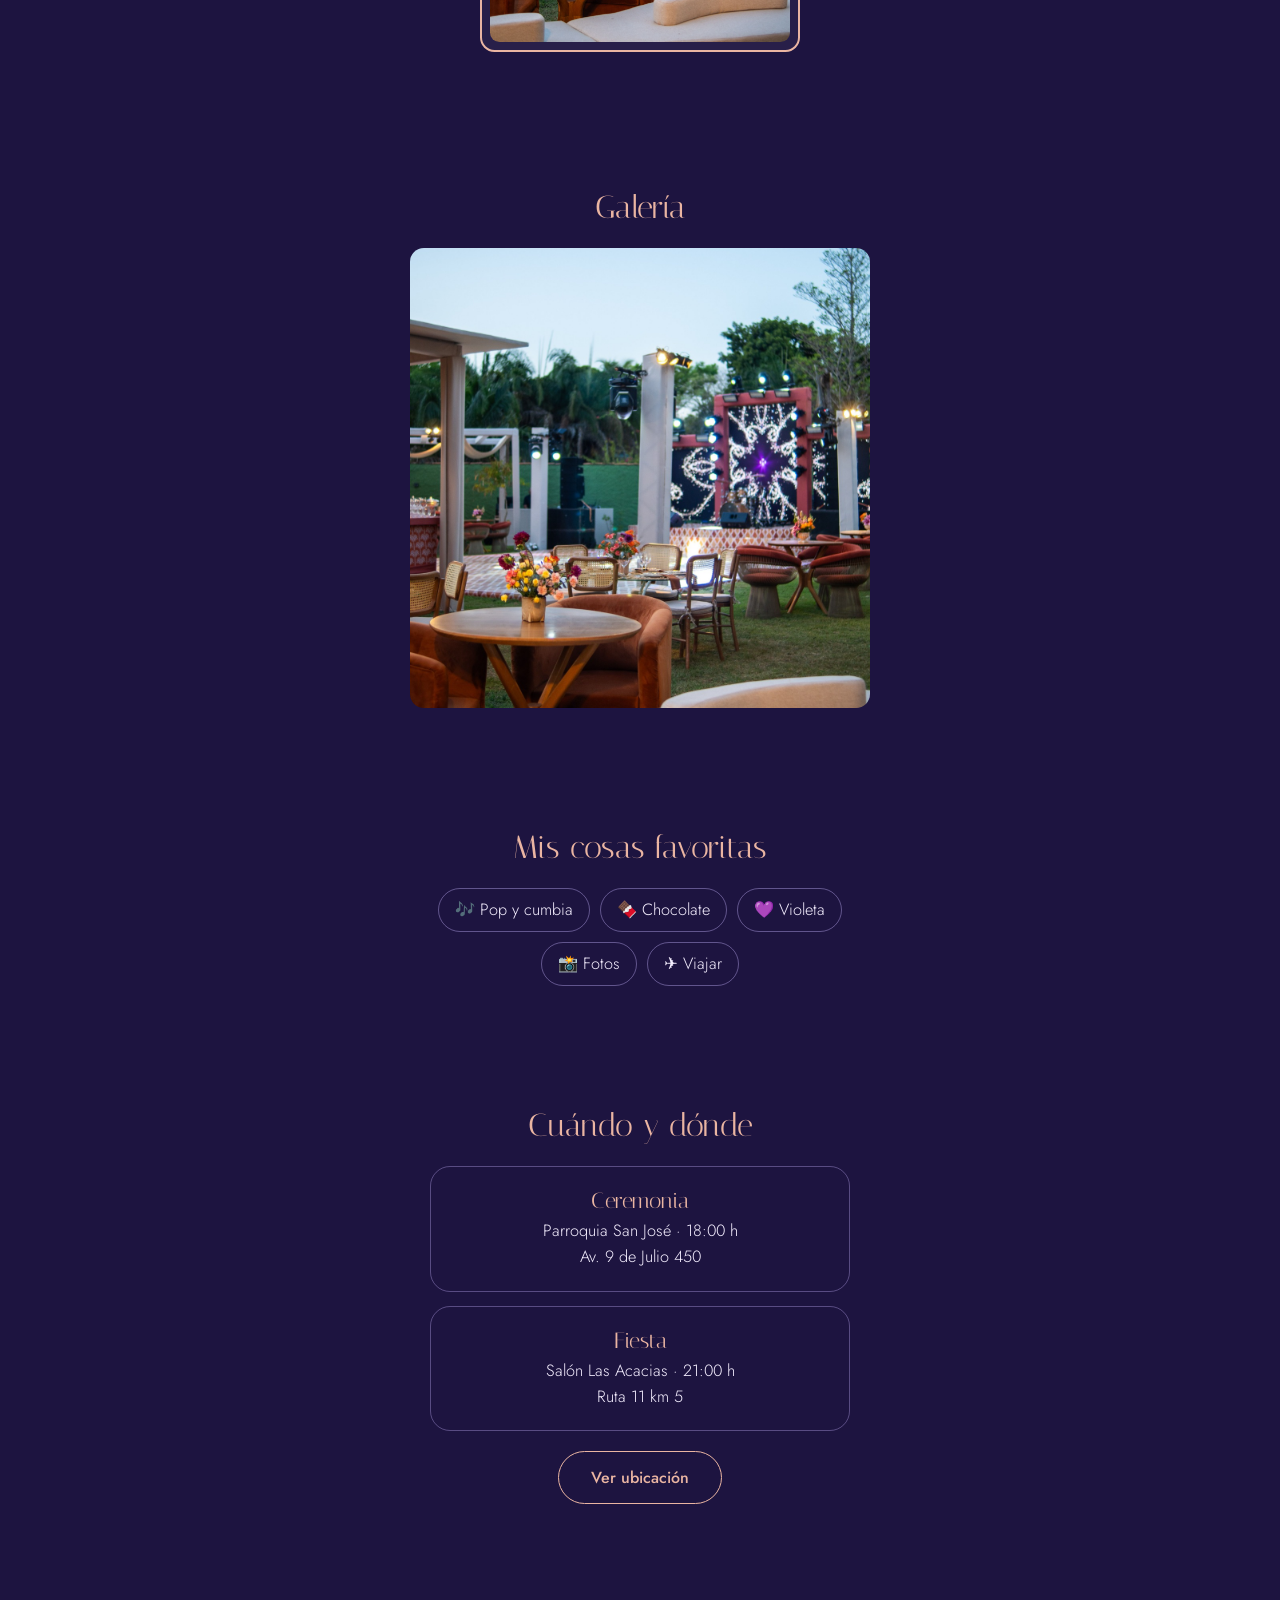
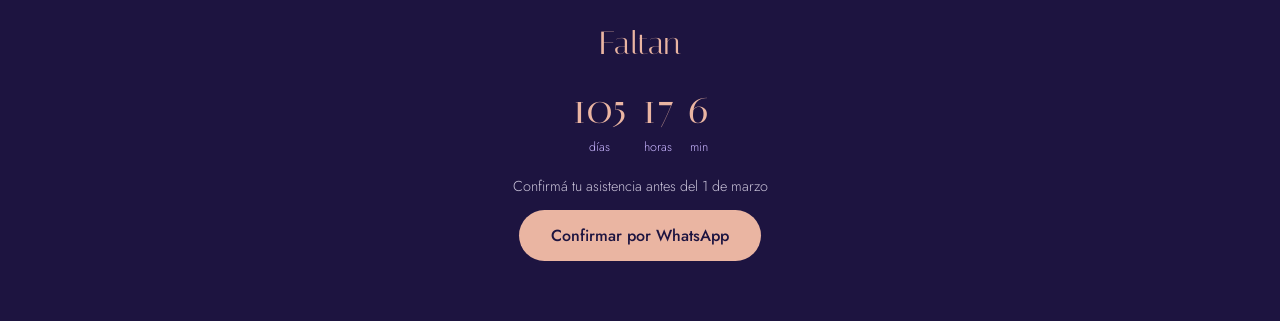
<file: demo/15-anios/index.html>
<!DOCTYPE html>
<html lang="es"><head><meta charset="utf-8">
<meta name="viewport" content="width=device-width, initial-scale=1, viewport-fit=cover">
<title>Mis 15 · Valentina</title>
<link href="https://fonts.googleapis.com/css2?family=Italiana&family=Jost:wght@300;400;500&display=swap" rel="stylesheet">
<link rel="stylesheet" href="style.css">
<link rel="stylesheet" href="../plan-badge.css"><link rel="icon" type="image/png" href="/post_bienvenida_preview.png">
<link rel="apple-touch-icon" href="/post_bienvenida_preview.png">
</head><body>
<span class="tag" data-plan="interactiva"></span>
<button class="music" id="mb" aria-label="Música" type="button">♪</button>
<audio id="au" loop src="musica.mp3"></audio>

<section class="hero" id="top">
<p class="sub">MIS XV AÑOS</p>
<div class="big">15</div>
<h1>VALENTINA</h1>
<p class="sub" style="margin-top:16px">SÁBADO 20 DE MARZO DE 2027</p>
</section>

<section class="rv">
<h2>Mi historia</h2>
<p class="story">Quince años de risas, amigos y sueños. Quiero que seas parte de esta noche tan especial para mí.</p>
</section>

<section class="rv">
<h2>Mis momentos</h2>
<div class="car" id="car" aria-roledescription="carrusel"></div>
<div class="dots" id="dots"></div>
</section>

<section class="rv">
<h2>Galería</h2>
<div class="gal" id="gal"></div>
</section>

<section class="rv">
<h2>Mis cosas favoritas</h2>
<div class="chips"><span>🎶 Pop y cumbia</span><span>🍫 Chocolate</span><span>💜 Violeta</span><span>📸 Fotos</span><span>✈️ Viajar</span></div>
</section>

<section class="rv">
<h2>Cuándo y dónde</h2>
<div class="cards">
<div class="card"><b>Ceremonia</b>Parroquia San José · 18:00 h<br>Av. 9 de Julio 450</div>
<div class="card"><b>Fiesta</b>Salón Las Acacias · 21:00 h<br>Ruta 11 km 5</div>
</div>
<a class="btn alt" href="https://maps.google.com/?q=Resistencia+Chaco" target="_blank" rel="noopener">Ver ubicación</a>
</section>

<section class="rv">
<h2>Faltan</h2>
<div class="cd"><div><strong id="d">0</strong><span>días</span></div><div><strong id="h">0</strong><span>horas</span></div><div><strong id="m">0</strong><span>min</span></div></div>
<p class="note">Confirmá tu asistencia antes del 1 de marzo</p>
<a class="btn" href="https://wa.me/?text=Hola!%20Confirmo%20mi%20asistencia%20a%20los%2015%20de%20Valentina" target="_blank" rel="noopener">Confirmar por WhatsApp</a>
</section>

<div class="lb" id="lb" hidden><img id="lbi" alt=""><button type="button" id="lbx" aria-label="Cerrar">×</button></div>
<script src="script.js"></script>
<script src="../plan-badge.js"></script></body></html>
</file>
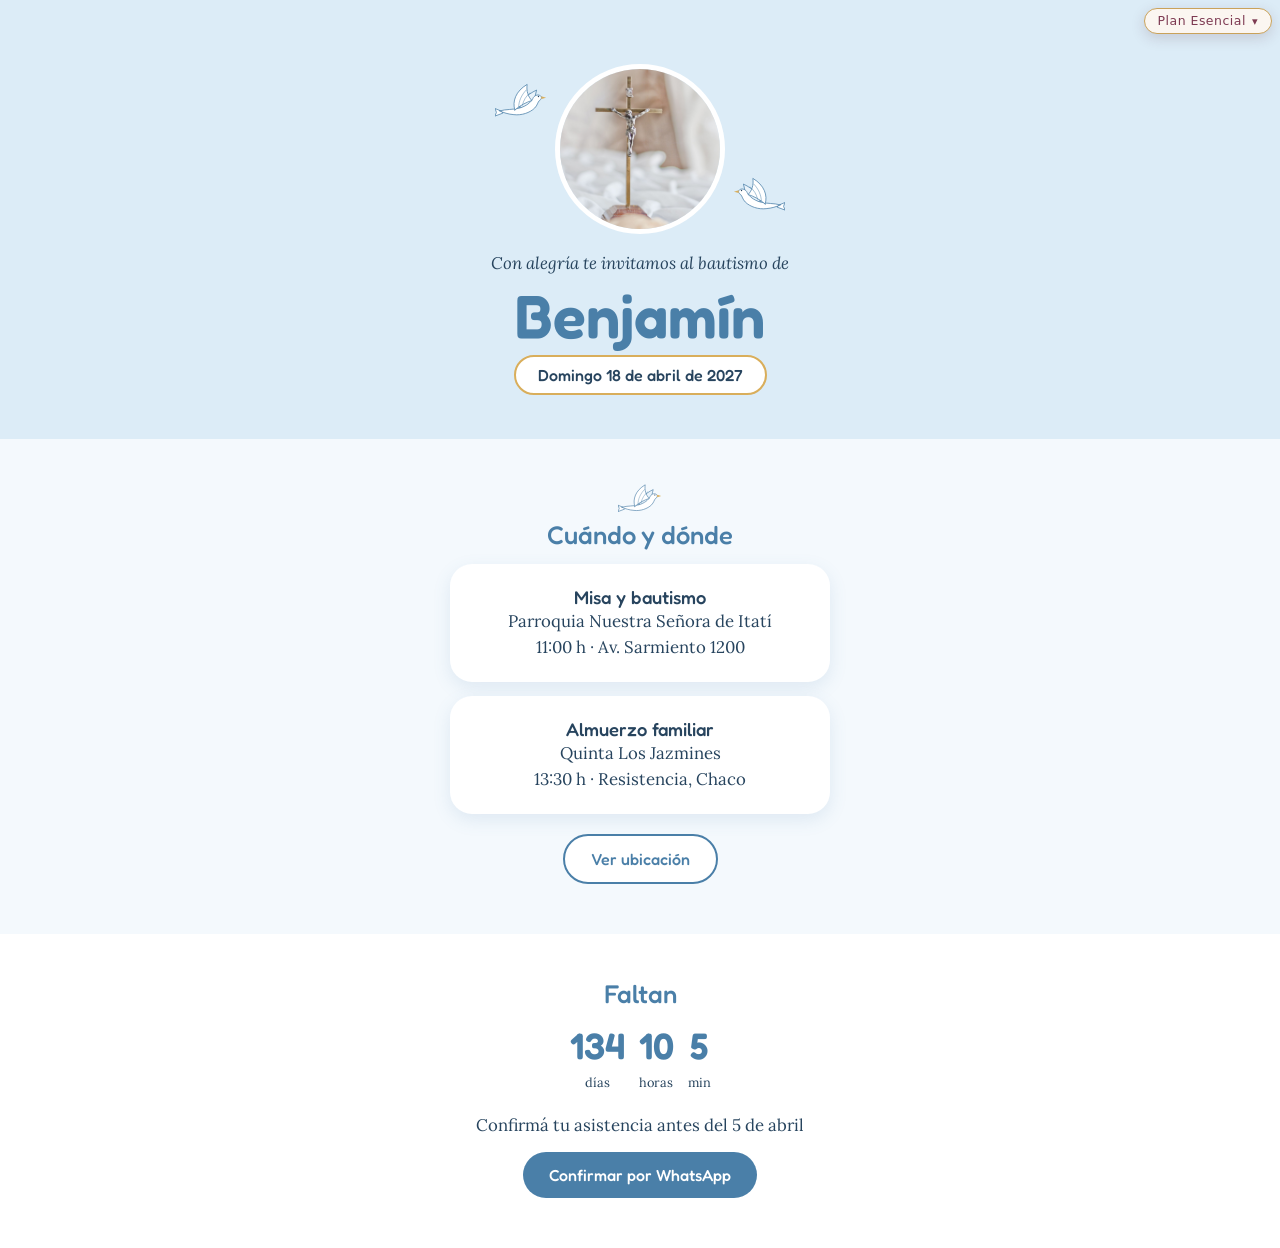
<file: demo/bautismo/index.html>
<!DOCTYPE html>
<html lang="es"><head><meta charset="utf-8">
<meta name="viewport" content="width=device-width, initial-scale=1, viewport-fit=cover">
<title>Bautismo de Benjamín</title>
<link href="https://fonts.googleapis.com/css2?family=Fredoka:wght@500;600&family=Lora:ital@0;1&display=swap" rel="stylesheet">
<link rel="stylesheet" href="style.css">
<link rel="stylesheet" href="../plan-badge.css"></head><body>
<svg width="0" height="0" style="position:absolute" aria-hidden="true"><defs><symbol id="dove" viewBox="0 4 110 74"><g fill="#fff" stroke="#4a7fa8" stroke-width="1.6" stroke-linejoin="round" stroke-linecap="round"><path d="M52 58C56 44 66 30 88 20C84 32 86 40 82 48C74 54 64 56 52 58Z" fill="#eaf3fa"/><path d="M12 64L0 59L3 67L0 75L16 69Z"/><path d="M10 64C24 60 38 62 52 58C66 54 76 46 80 38C82 32 90 28 96 32C100 35 98 40 94 42C90 46 90 52 84 58C74 68 56 74 40 72C28 71 18 68 10 64Z"/><path d="M42 62C36 44 44 22 68 8C66 22 70 34 78 42C66 46 54 52 42 62Z"/><path d="M50 56C50 44 56 30 66 20M58 52C60 42 66 32 74 26" fill="none" stroke-width="1"/></g><path d="M98 33L108 36L98 39Z" fill="#d9ae5b"/><circle cx="92" cy="33.5" r="1.5" fill="#27445e"/></symbol></defs></svg>
<span class="tag" data-plan="esencial"></span>
<section class="hero">
<div class="doves"><svg class="dv l" aria-hidden="true"><use href="#dove"/></svg><img class="photo" src="img/pexels-karola-g2-5559.jpg" alt="" onerror="this.style.display='none'"><svg class="dv r" aria-hidden="true"><use href="#dove"/></svg></div>
<p class="lead">Con alegría te invitamos al bautismo de</p>
<h1>Benjamín</h1>
<span class="pill">Domingo 18 de abril de 2027</span>
</section>
<section>
<svg class="dv s" aria-hidden="true"><use href="#dove"/></svg>
<h2>Cuándo y dónde</h2>
<div class="box"><b>Misa y bautismo</b>Parroquia Nuestra Señora de Itatí<br>11:00 h · Av. Sarmiento 1200</div>
<div class="box"><b>Almuerzo familiar</b>Quinta Los Jazmines<br>13:30 h · Resistencia, Chaco</div>
<a class="btn alt" href="https://maps.google.com/?q=Resistencia+Chaco" target="_blank" rel="noopener">Ver ubicación</a>
</section>
<section style="background:#fff">
<h2>Faltan</h2>
<div class="cd"><div><strong id="d">0</strong><span>días</span></div><div><strong id="h">0</strong><span>horas</span></div><div><strong id="m">0</strong><span>min</span></div></div>
<p style="margin:18px 0 8px">Confirmá tu asistencia antes del 5 de abril</p>
<a class="btn" href="?text=Hola!%20Confirmo%20asistencia%20al%20bautismo%20de%20Benjam%C3%ADn" target="_blank" rel="noopener">Confirmar por WhatsApp</a>
</section>
<script src="script.js"></script>
<script src="../plan-badge.js"></script></body></html>
</file>
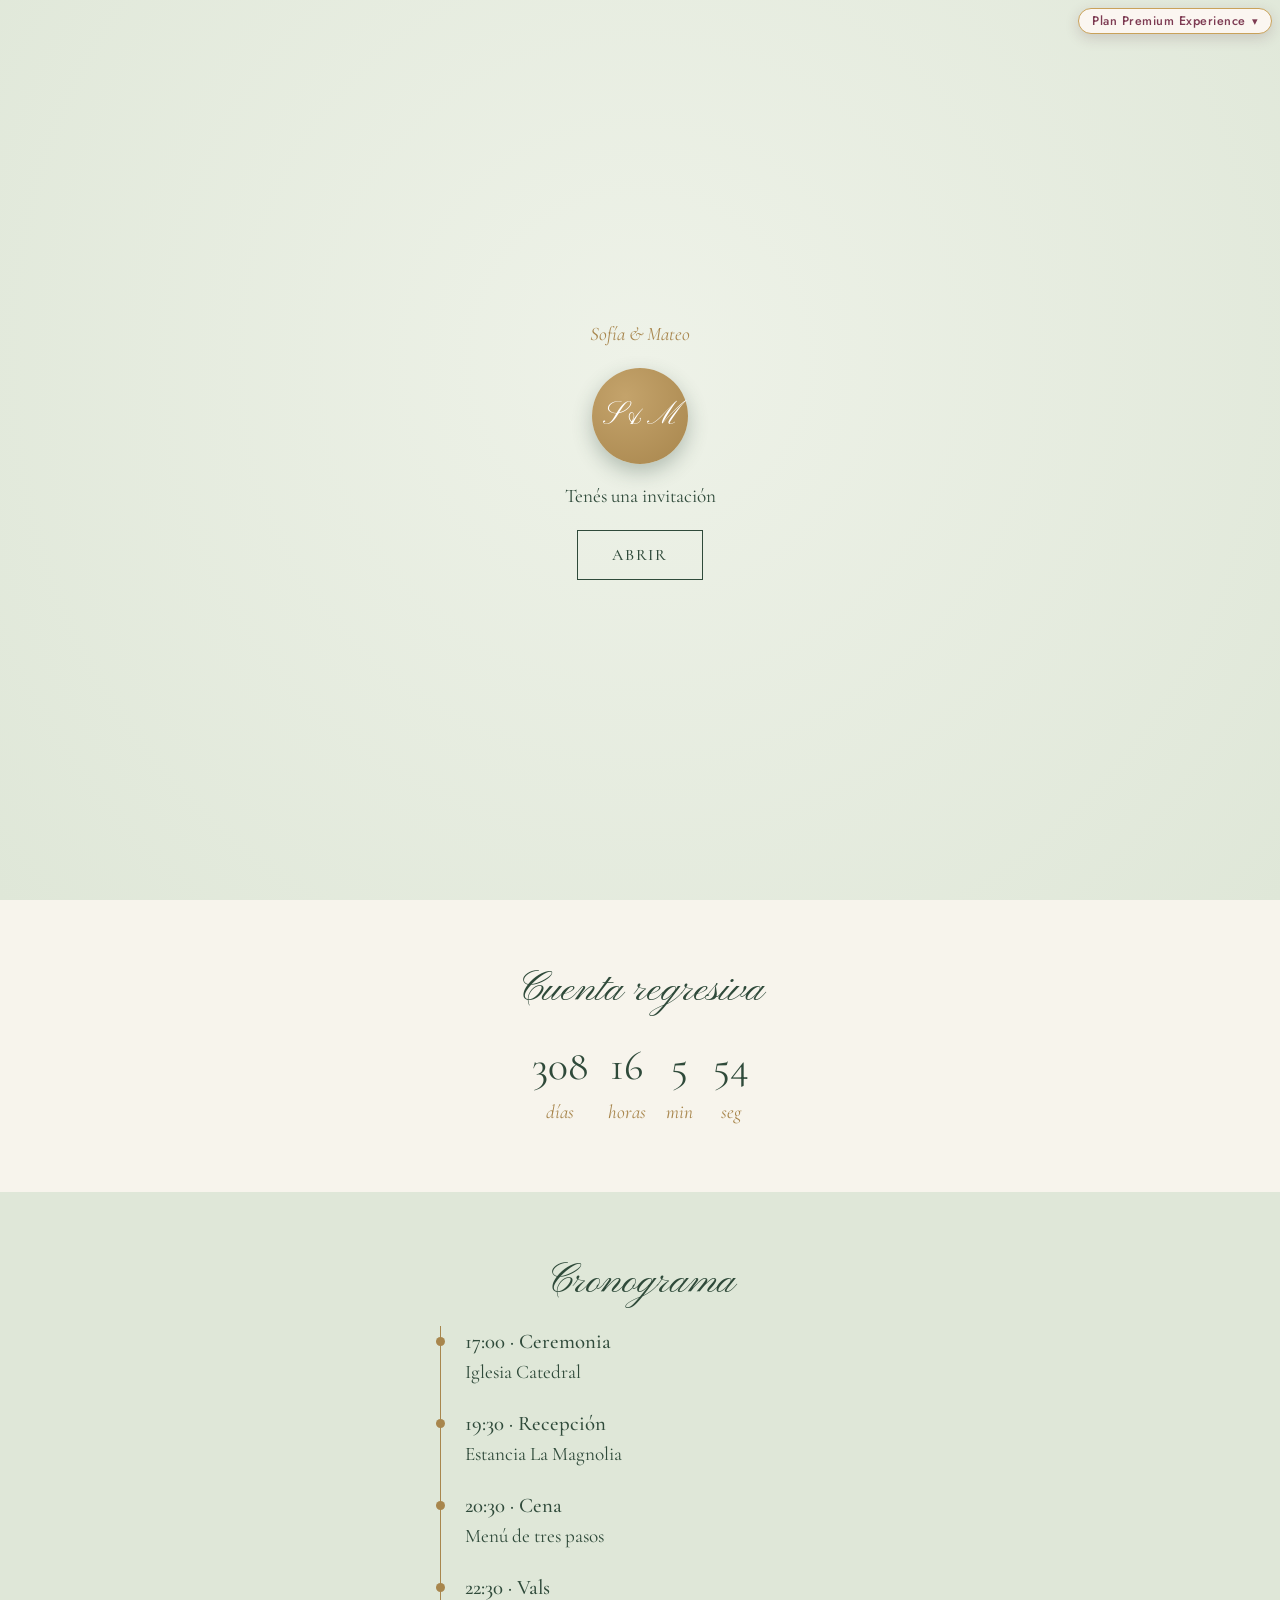
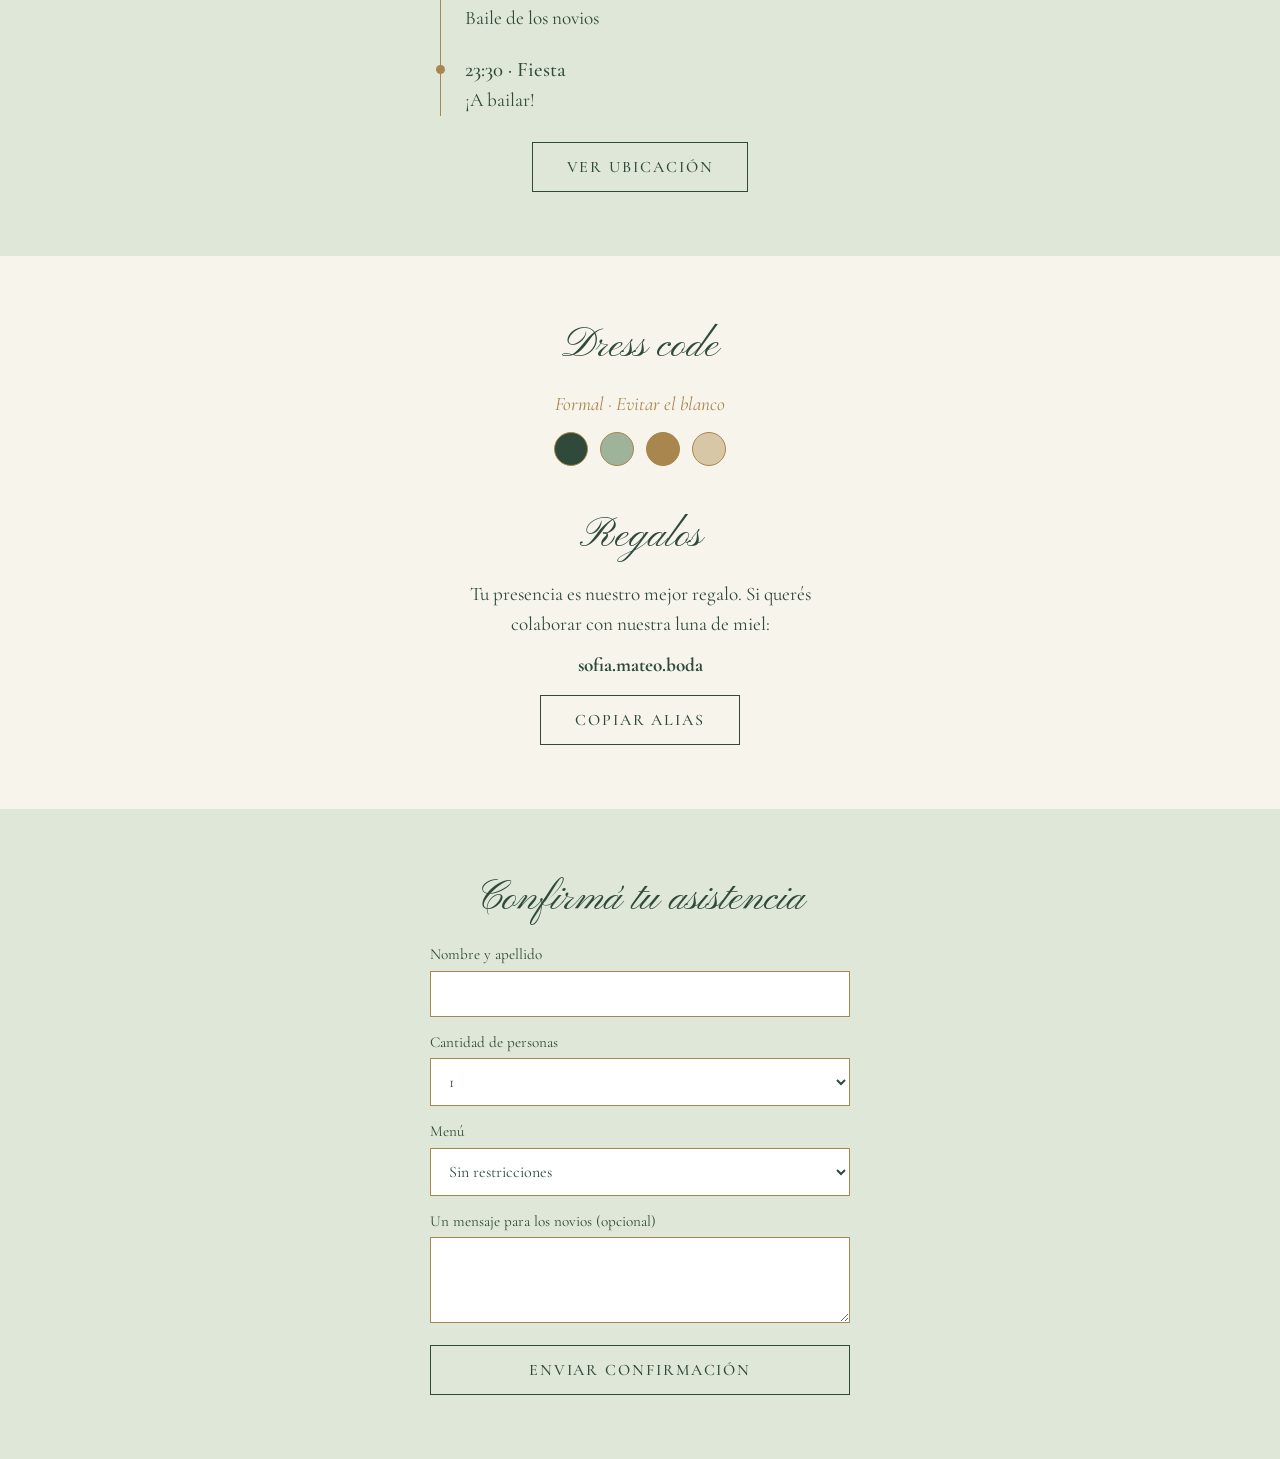
<file: demo/casamiento/index.html>
<!DOCTYPE html>
<html lang="es"><head><meta charset="utf-8">
<meta name="viewport" content="width=device-width, initial-scale=1, viewport-fit=cover">
<title>Sofía &amp; Mateo · Nos casamos</title>
<link href="https://fonts.googleapis.com/css2?family=Pinyon+Script&family=Cormorant+Garamond:ital,wght@0,500;1,400&family=Jost:wght@400;500&display=swap" rel="stylesheet">
<link rel="stylesheet" href="style.css">
<link rel="stylesheet" href="../plan-badge.css"></head><body>
<span class="tag" data-plan="premium"></span>
<button class="music" id="mb" aria-label="Música" type="button">♪</button>
<audio id="au" loop src="musica.mp3"></audio>

<div class="intro" id="intro">
<p class="small">Sofía &amp; Mateo</p>
<div class="seal" aria-hidden="true">S&amp;M</div>
<p>Tenés una invitación</p>
<button class="btn" id="open" type="button">ABRIR</button>
</div>

<div class="petals" id="petals" aria-hidden="true"></div>

<section class="hero" id="top">
<p class="small">Con la bendición de nuestras familias</p>
<div class="names"><span id="n1"></span><em>&amp;</em><span id="n2"></span></div>
<p class="small">¡Nos casamos! · Sábado 9 de octubre de 2027</p>
</section>

<section class="rv">
<h2>Cuenta regresiva</h2>
<div class="cd"><div><strong id="d">0</strong><span>días</span></div><div><strong id="h">0</strong><span>horas</span></div><div><strong id="m">0</strong><span>min</span></div><div><strong id="s">0</strong><span>seg</span></div></div>
</section>

<section class="alt rv">
<h2>Cronograma</h2>
<div class="tl">
<div><b>17:00 · Ceremonia</b>Iglesia Catedral</div>
<div><b>19:30 · Recepción</b>Estancia La Magnolia</div>
<div><b>20:30 · Cena</b>Menú de tres pasos</div>
<div><b>22:30 · Vals</b>Baile de los novios</div>
<div><b>23:30 · Fiesta</b>¡A bailar!</div>
</div>
<a class="btn" href="https://maps.google.com/?q=Resistencia+Chaco" target="_blank" rel="noopener">VER UBICACIÓN</a>
</section>

<section class="rv">
<h2>Dress code</h2>
<p class="small">Formal · Evitar el blanco</p>
<div class="sw"><i style="background:#2f4a3a"></i><i style="background:#9fb39a"></i><i style="background:#a8864d"></i><i style="background:#d8c7a6"></i></div>
<h2 style="margin-top:44px">Regalos</h2>
<p style="max-width:380px;margin:0 auto 12px">Tu presencia es nuestro mejor regalo. Si querés colaborar con nuestra luna de miel:</p>
<strong id="al">sofia.mateo.boda</strong><br>
<button class="btn" id="cp" type="button" style="margin-top:14px">COPIAR ALIAS</button>
<p class="ok" id="cok" role="status">¡Alias copiado!</p>
</section>

<section class="alt rv">
<h2>Confirmá tu asistencia</h2>
<form id="f">
<label>Nombre y apellido<input name="n" required autocomplete="name"></label>
<label>Cantidad de personas<select name="c"><option>1</option><option>2</option><option>3</option><option>4</option></select></label>
<label>Menú<select name="m"><option>Sin restricciones</option><option>Vegetariano</option><option>Celíaco</option><option>Otro</option></select></label>
<label>Un mensaje para los novios (opcional)<textarea name="g" rows="3"></textarea></label>
<button class="btn" type="submit">ENVIAR CONFIRMACIÓN</button>
</form>
</section>
<script src="script.js"></script>
<script src="../plan-badge.js"></script></body></html>
</file>
<file: demo/15-anios/style.css>
:root{color-scheme:light;--bg:#1d1440;--bg2:#2b1d5c;--lil:#c9b6ff;--rose:#eab5a2;--txt:#f5efff}
*{box-sizing:border-box;margin:0}
html{scroll-behavior:smooth}
body{background:var(--bg);color:var(--txt);font:300 1.02rem/1.6 Jost,system-ui,sans-serif;text-align:center;padding:env(safe-area-inset-top) 0 env(safe-area-inset-bottom);overflow-x:hidden}
.music{position:fixed;z-index:5;bottom:calc(env(safe-area-inset-bottom) + 12px);right:12px;width:46px;height:46px;border-radius:50%;border:1px solid var(--rose);background:var(--bg);color:var(--rose);font-size:1.1rem;cursor:pointer}
.music:focus-visible,.btn:focus-visible,.dots button:focus-visible,.gal button:focus-visible,.lb button:focus-visible{outline:3px solid var(--lil);outline-offset:3px}
section{padding:60px 24px}
.hero{min-height:100svh;display:flex;flex-direction:column;align-items:center;justify-content:center;background:linear-gradient(180deg,rgba(29,20,64,.55) 0%,rgba(29,20,64,.78) 60%,var(--bg) 100%),url('img/pexels-flavionascimento-39394234.jpg') center/cover no-repeat,radial-gradient(ellipse at 50% 35%,var(--bg2),var(--bg) 72%)}
.hero>*{animation:in 1.2s ease both}.hero>:nth-child(2){animation-delay:.2s}.hero>:nth-child(3){animation-delay:.4s}.hero>:nth-child(4){animation-delay:.6s}
@keyframes in{from{opacity:0;transform:translateY(18px)}to{opacity:1;transform:none}}
.sub{letter-spacing:.3em;font-size:.8rem;color:var(--lil)}
.big{font:clamp(6rem,30vw,11rem)/.9 Italiana,serif;color:var(--rose)}
h1{font:400 clamp(2.2rem,9vw,3.6rem) Italiana,serif;letter-spacing:.12em}
h2{font:400 2rem Italiana,serif;color:var(--rose);margin-bottom:22px}
.rv{opacity:0;transform:translateY(26px);transition:opacity .9s,transform .9s}.rv.on{opacity:1;transform:none}
.story{max-width:420px;margin:0 auto}
.car{position:relative;width:min(320px,86%);aspect-ratio:4/5;margin:0 auto;border-radius:200px 200px 18px 18px;overflow:hidden;border:2px solid var(--rose);padding:8px;background:rgba(255,255,255,.05)}
.car img{position:absolute;inset:8px;width:calc(100% - 16px);height:calc(100% - 16px);object-fit:cover;border-radius:192px 192px 12px 12px;opacity:0;transition:opacity 1s}
.car img.on{opacity:1}
.dots{display:flex;gap:10px;justify-content:center;margin-top:16px}
.dots button{width:11px;height:11px;border-radius:50%;border:1px solid var(--rose);background:none;padding:0;cursor:pointer}.dots .on{background:var(--rose)}
.gal{display:grid;grid-template-columns:repeat(auto-fit,minmax(130px,1fr));gap:10px;max-width:460px;margin:0 auto}
.gal button{border:0;padding:0;border-radius:14px;overflow:hidden;aspect-ratio:1;cursor:zoom-in;background:var(--bg2)}
.gal img{width:100%;height:100%;object-fit:cover;display:block;transition:transform .4s}.gal button:hover img{transform:scale(1.07)}
.lb{position:fixed;inset:0;z-index:40;background:rgba(10,6,30,.92);display:flex;align-items:center;justify-content:center;padding:20px}
.lb[hidden]{display:none}.lb img{max-width:100%;max-height:88svh;border-radius:12px}
.lb button{position:absolute;top:calc(env(safe-area-inset-top) + 12px);right:14px;font-size:2rem;color:#fff;background:none;border:0;cursor:pointer}
.chips{display:flex;flex-wrap:wrap;gap:10px;justify-content:center;max-width:440px;margin:0 auto}
.chips span{padding:8px 16px;border:1px solid rgba(201,182,255,.4);border-radius:30px}
.cards{display:grid;gap:14px;max-width:420px;margin:0 auto 20px}
.card{border:1px solid rgba(201,182,255,.35);border-radius:20px;padding:20px}
.card b{display:block;font:400 1.4rem Italiana,serif;color:var(--rose);margin-bottom:4px}
.cd{display:flex;gap:14px;justify-content:center}.cd strong{display:block;font:400 2.6rem Italiana,serif;color:var(--rose)}.cd span{font-size:.78rem;color:var(--lil)}
.note{margin:16px 0 12px;font-size:.9rem;opacity:.8}
.btn{display:inline-block;padding:14px 32px;border-radius:40px;background:var(--rose);color:var(--bg);text-decoration:none;font:500 1rem Jost,sans-serif}
.btn.alt{background:none;color:var(--rose);border:1px solid var(--rose)}
@media(prefers-reduced-motion:reduce){.hero>*{animation:none}.rv{opacity:1;transform:none;transition:none}}
</file>
<file: demo/plan-badge.css>
/* Etiqueta de plan + panel "Qué incluye" (compartido por las 3 demos) */
.tag[data-plan]{position:fixed;z-index:20;top:calc(env(safe-area-inset-top,0px) + 8px);right:8px;display:inline-flex;gap:6px;align-items:center;background:#fbf6f1;color:#7d3a52;border:1px solid #c9a25a;border-radius:999px;padding:6px 13px;font:500 .78rem/1 Jost,system-ui,sans-serif;letter-spacing:.04em;cursor:pointer;box-shadow:0 4px 14px rgba(90,42,60,.18)}
.tag[data-plan]::after{content:"▾";font-size:.7rem}
.tag[data-plan]:focus-visible{outline:3px solid #c9a25a;outline-offset:2px}
.pb-ov{position:fixed;inset:0;z-index:30;background:rgba(40,20,30,.55);display:none;align-items:flex-end;justify-content:center;padding:0 12px env(safe-area-inset-bottom,0px)}
.pb-ov.open{display:flex}
.pb{width:100%;max-width:420px;max-height:85svh;overflow:auto;background:#fbf6f1;color:#5a2a3c;border-radius:22px 22px 0 0;padding:26px 24px 28px;font:400 .95rem/1.5 Jost,system-ui,sans-serif;text-align:left}
.pb h3{font:italic 500 1.7rem/1.1 "Cormorant Garamond",Georgia,serif;color:#7d3a52;margin:0}
.pb .pr{font:italic 500 1.5rem "Cormorant Garamond",Georgia,serif;color:#b98f5e;margin:2px 0 12px}
.pb ul{list-style:none;margin:0 0 16px;padding:0}
.pb li{display:flex;gap:9px;margin-bottom:6px}
.pb li::before{content:"✦";color:#c9a25a}
.pb h4{margin:14px 0 8px;font:500 .78rem Jost,sans-serif;letter-spacing:.14em;text-transform:uppercase;color:#8a6a5e}
.pb .up li{color:#8a6a5e}.pb .up li::before{content:"+";color:#b98f5e}
.pb button{margin-top:8px;width:100%;padding:12px;border-radius:999px;border:1px solid #c9a25a;background:transparent;color:#7d3a52;font:500 1rem Jost,sans-serif;cursor:pointer}
.pb button:focus-visible{outline:3px solid #c9a25a;outline-offset:2px}
</file>
<file: demo/bautismo/style.css>
:root{color-scheme:light;--sky:#dcecf7;--blue:#4a7fa8;--navy:#27445e;--gold:#d9ae5b}
*{box-sizing:border-box;margin:0}
body{background:#f4f9fd;color:var(--navy);font:1.05rem/1.55 Lora,Georgia,serif;text-align:center;padding:env(safe-area-inset-top) 0 env(safe-area-inset-bottom)}
.tag{position:fixed;top:calc(env(safe-area-inset-top) + 8px);right:8px;background:#fff;border:1px solid var(--gold);border-radius:20px;padding:3px 11px;font:600 .68rem Fredoka,sans-serif;color:var(--navy)}
section{padding:44px 24px}
.hero{background:var(--sky);padding-top:64px}
.photo{width:170px;height:170px;border-radius:50%;object-fit:cover;border:5px solid #fff;background:#fff;flex:none}
.doves{display:flex;align-items:center;justify-content:center;gap:8px;margin-bottom:16px}
.dv{width:52px;height:36px;flex:none}.dv.l{align-self:flex-start;margin-top:18px}.dv.r{transform:scaleX(-1);align-self:flex-end;margin-bottom:22px}
.dv.s{display:block;width:44px;height:30px;margin:0 auto 6px}
h1{font:600 clamp(2.6rem,13vw,3.8rem)/1 Fredoka,sans-serif;color:var(--blue)}
.lead{font-style:italic;margin:10px 0}
.pill{display:inline-block;margin-top:8px;padding:8px 22px;border-radius:30px;background:#fff;border:2px solid var(--gold);font:500 1rem Fredoka,sans-serif}
h2{font:500 1.6rem Fredoka,sans-serif;color:var(--blue);margin-bottom:14px}
.box{background:#fff;border-radius:22px;padding:22px;max-width:380px;margin:0 auto 14px;box-shadow:0 6px 18px rgba(74,127,168,.13)}
.box b{font:500 1.15rem Fredoka,sans-serif;display:block}
.cd{display:flex;gap:14px;justify-content:center}
.cd strong{display:block;font:600 2.3rem Fredoka,sans-serif;color:var(--blue)}.cd span{font-size:.8rem}
.btn{display:inline-block;margin:6px;padding:13px 26px;border-radius:40px;background:var(--blue);color:#fff;text-decoration:none;font:500 1rem Fredoka,sans-serif}
.btn.alt{background:#fff;color:var(--blue);border:2px solid var(--blue)}
.btn:focus-visible{outline:3px solid var(--gold);outline-offset:3px}
</file>
<file: demo/casamiento/style.css>
:root{color-scheme:light;--iv:#f7f4ec;--sage:#dfe7d8;--gr:#2f4a3a;--gold:#a8864d}
*{box-sizing:border-box;margin:0}
html{scroll-behavior:smooth}
body{background:var(--iv);color:var(--gr);font:1.2rem/1.55 'Cormorant Garamond',Georgia,serif;text-align:center;padding:env(safe-area-inset-top) 0 env(safe-area-inset-bottom);overflow-x:hidden}
body.lock{overflow:hidden}
.music{position:fixed;z-index:12;bottom:calc(env(safe-area-inset-bottom) + 12px);right:12px;width:46px;height:46px;border-radius:50%;border:1px solid var(--gold);background:var(--iv);color:var(--gr);font-size:1.2rem;cursor:pointer}
.btn:focus-visible,.music:focus-visible,input:focus-visible,select:focus-visible,textarea:focus-visible{outline:3px solid var(--gold);outline-offset:3px}
section{padding:64px 24px;position:relative;z-index:1}
.small{font-style:italic;color:var(--gold)}
.intro{position:fixed;inset:0;z-index:15;background:radial-gradient(circle at 50% 40%,#eef2e8,var(--sage));display:flex;flex-direction:column;align-items:center;justify-content:center;gap:18px;transition:transform 1.1s cubic-bezier(.7,0,.2,1),opacity .8s}
.intro.gone{transform:translateY(-100%);opacity:0;pointer-events:none}
.seal{width:96px;height:96px;border-radius:50%;background:radial-gradient(circle at 35% 30%,#c4a36b,var(--gold));color:#fff;display:grid;place-items:center;font:400 2rem 'Pinyon Script',cursive;box-shadow:0 8px 20px rgba(47,74,58,.3);animation:pulse 2.4s ease-in-out infinite}
@keyframes pulse{50%{transform:scale(1.07)}}
.petals{position:fixed;inset:0;z-index:2;pointer-events:none;overflow:hidden}
.petals i{position:absolute;top:-30px;width:12px;height:16px;border-radius:70% 0 70% 0;background:rgba(190,205,180,.75);animation:fall linear infinite}
@keyframes fall{to{transform:translate(var(--x),105vh) rotate(540deg)}}
.hero{min-height:100svh;display:flex;flex-direction:column;justify-content:center;background:linear-gradient(180deg,rgba(247,244,236,.6) 0%,rgba(247,244,236,.78) 55%,var(--iv) 100%),url('img/pexels-franco-monsalvo-252430633-30740005.jpg') center/cover no-repeat,var(--sage)}
.names{font:clamp(3.6rem,17vw,5.6rem)/1.05 'Pinyon Script',cursive;margin:14px 0}
.names span{display:block}.names em{display:block;font-size:.55em;color:var(--gold)}
.names b{display:inline-block;font-weight:400;opacity:0;transform:translateY(30px) rotate(5deg);transition:opacity .8s,transform .8s cubic-bezier(.2,.8,.2,1)}
.opened .names b{opacity:1;transform:none}
h2{font:400 2.6rem 'Pinyon Script',cursive;margin-bottom:18px}
.alt{background:var(--sage)}
.rv{opacity:0;transform:translateY(30px) scale(.98);transition:opacity .9s,transform .9s}.rv.on{opacity:1;transform:none}
.cd{display:flex;gap:20px;justify-content:center}.cd strong{display:block;font-size:2.6rem;font-weight:400}.cd span{font-style:italic;color:var(--gold)}
.tl{max-width:400px;margin:0 auto 26px;text-align:left;border-left:1px solid var(--gold);padding-left:24px}
.tl div{position:relative;margin-bottom:20px}.tl div::before{content:"";position:absolute;left:-29px;top:11px;width:9px;height:9px;border-radius:50%;background:var(--gold)}
.tl b{font-weight:500;font-size:1.3rem;display:block}
.sw{display:flex;gap:12px;justify-content:center;margin-top:12px}.sw i{width:34px;height:34px;border-radius:50%;border:1px solid var(--gold)}
.btn{display:inline-block;padding:14px 34px;border:1px solid var(--gr);background:none;color:var(--gr);text-decoration:none;letter-spacing:.12em;font:500 1rem 'Cormorant Garamond',serif;cursor:pointer;transition:.2s}
.btn:hover,.btn:focus-visible{background:var(--gr);color:var(--iv)}
.ok{display:none;margin-top:10px;font-style:italic;color:var(--gold)}
form{max-width:420px;margin:0 auto;text-align:left;display:grid;gap:14px}
label{font-size:.95rem;color:var(--gr)}
input,select,textarea{width:100%;margin-top:4px;padding:12px 14px;border:1px solid var(--gold);background:#fff;color:var(--gr);font:1rem 'Cormorant Garamond',serif}
@media(prefers-reduced-motion:reduce){.petals{display:none}.seal{animation:none}.rv{opacity:1;transform:none;transition:none}.names b{opacity:1;transform:none;transition:none}.intro{transition:none}}
</file>
